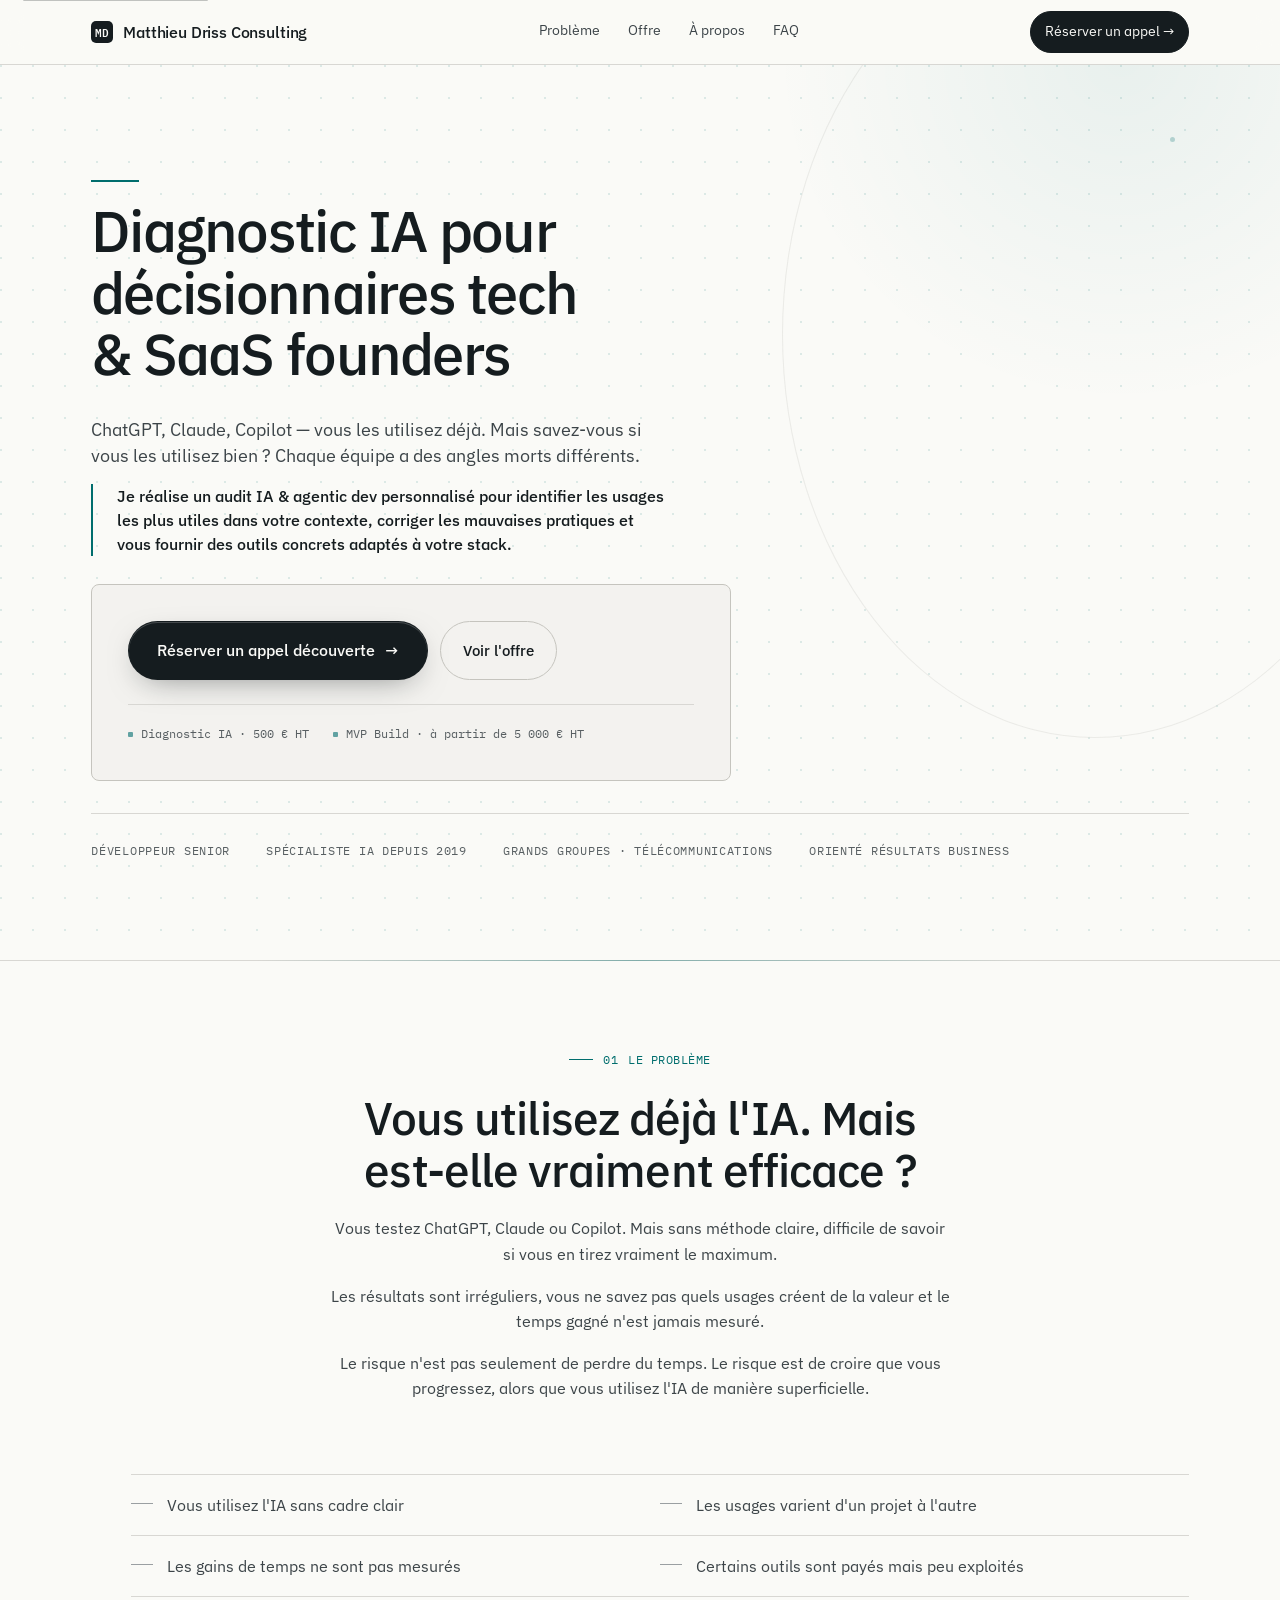
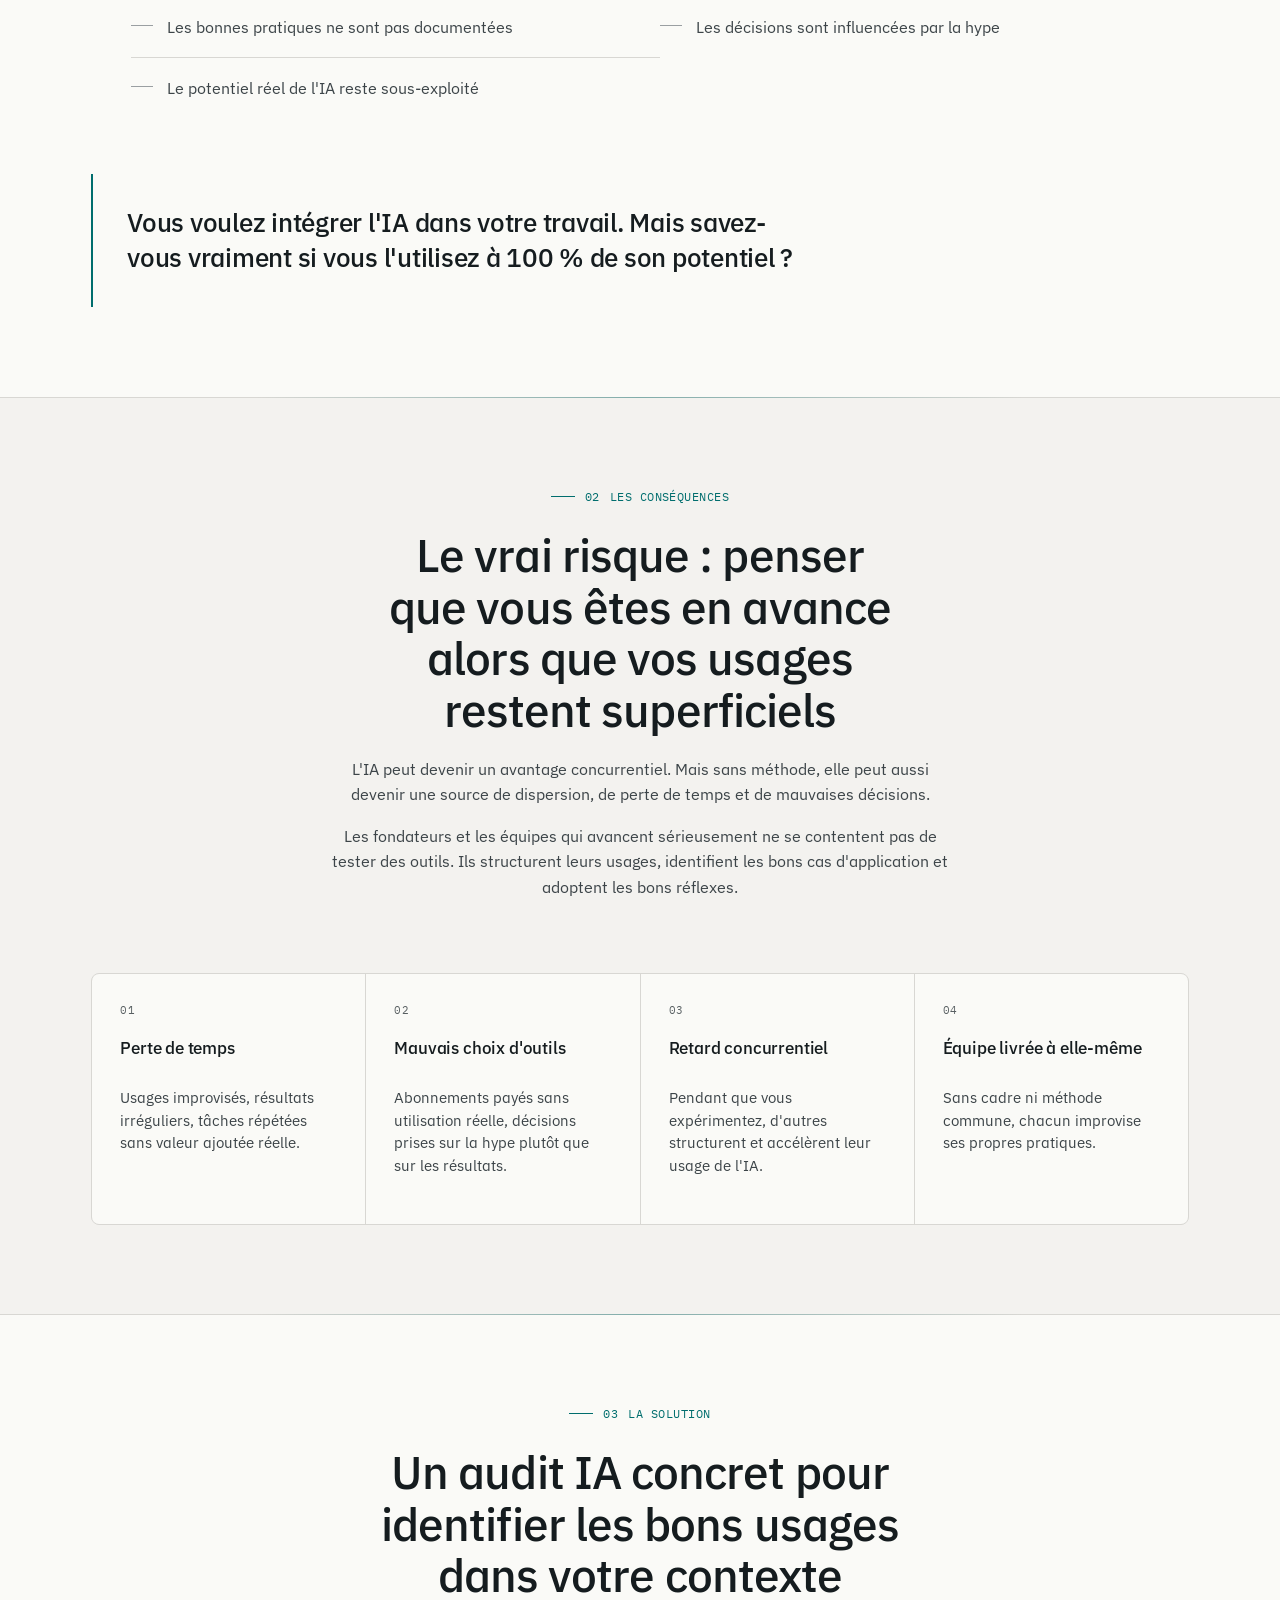
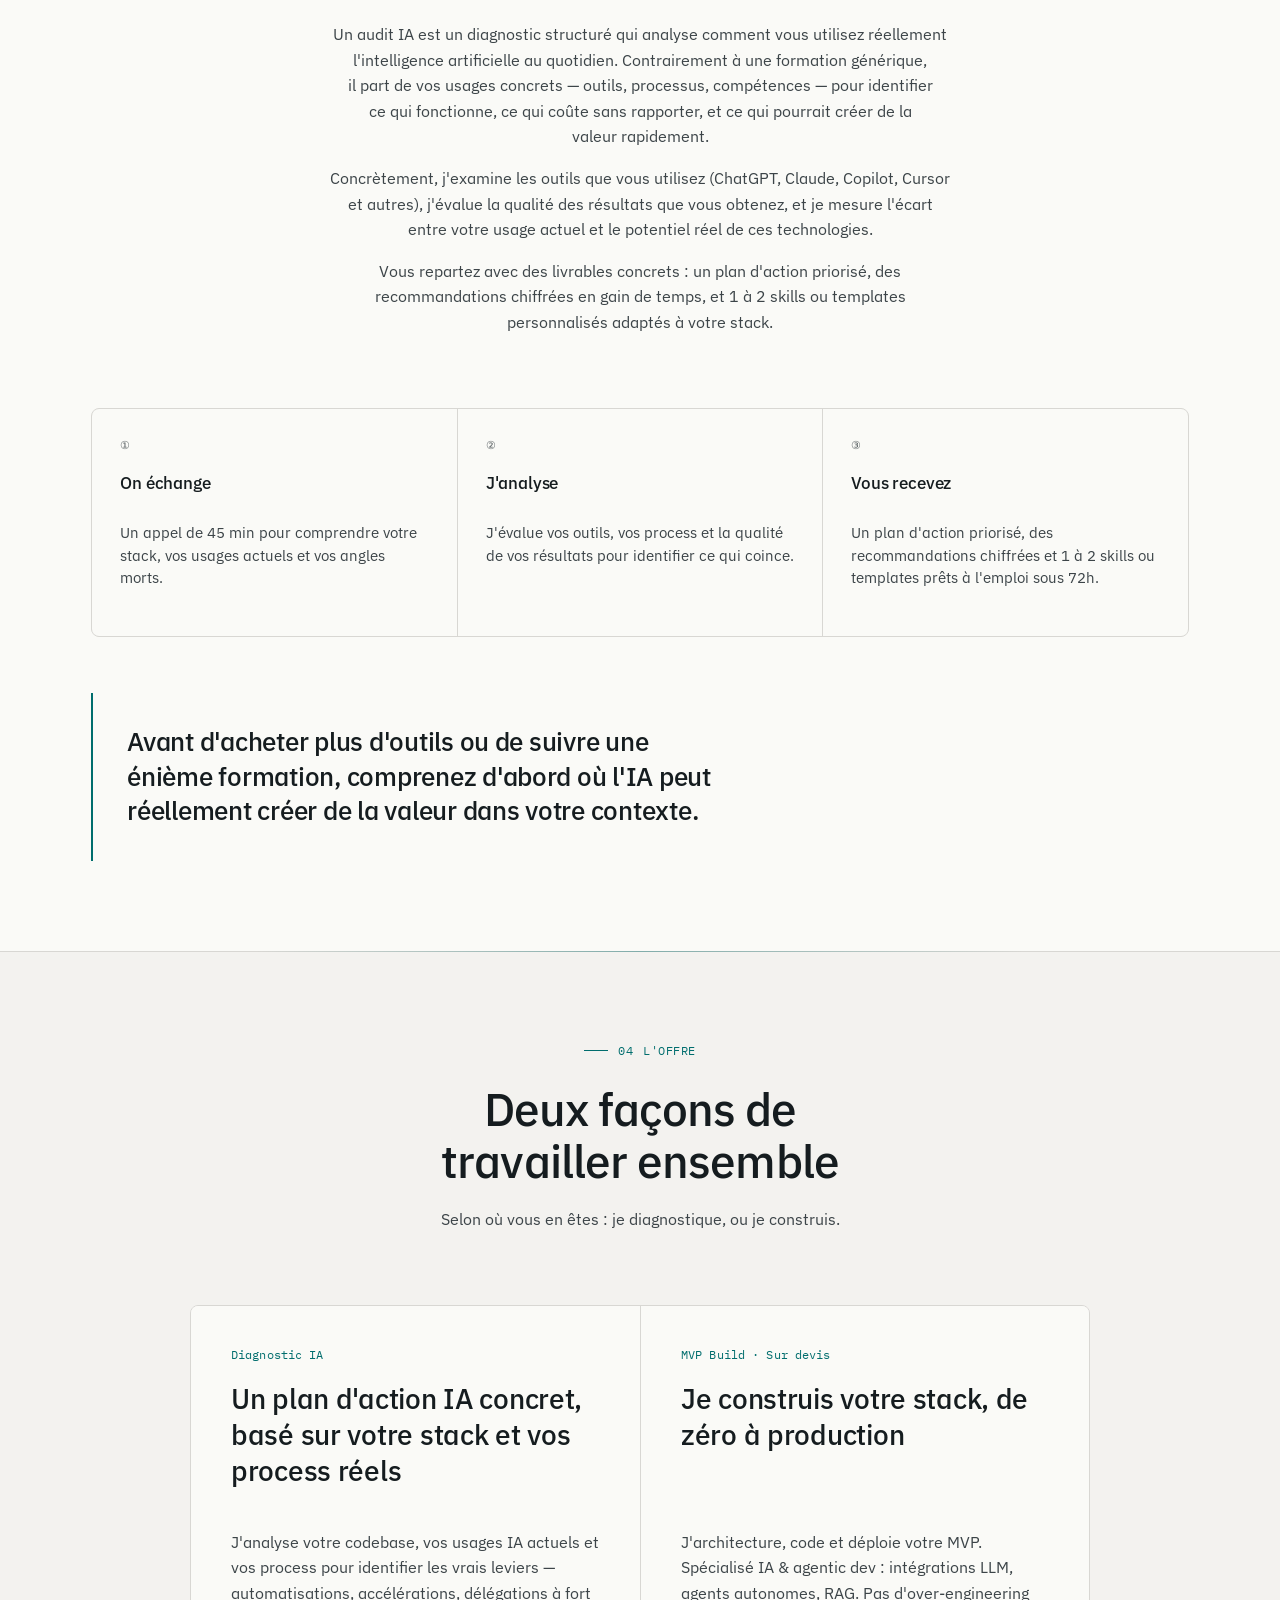
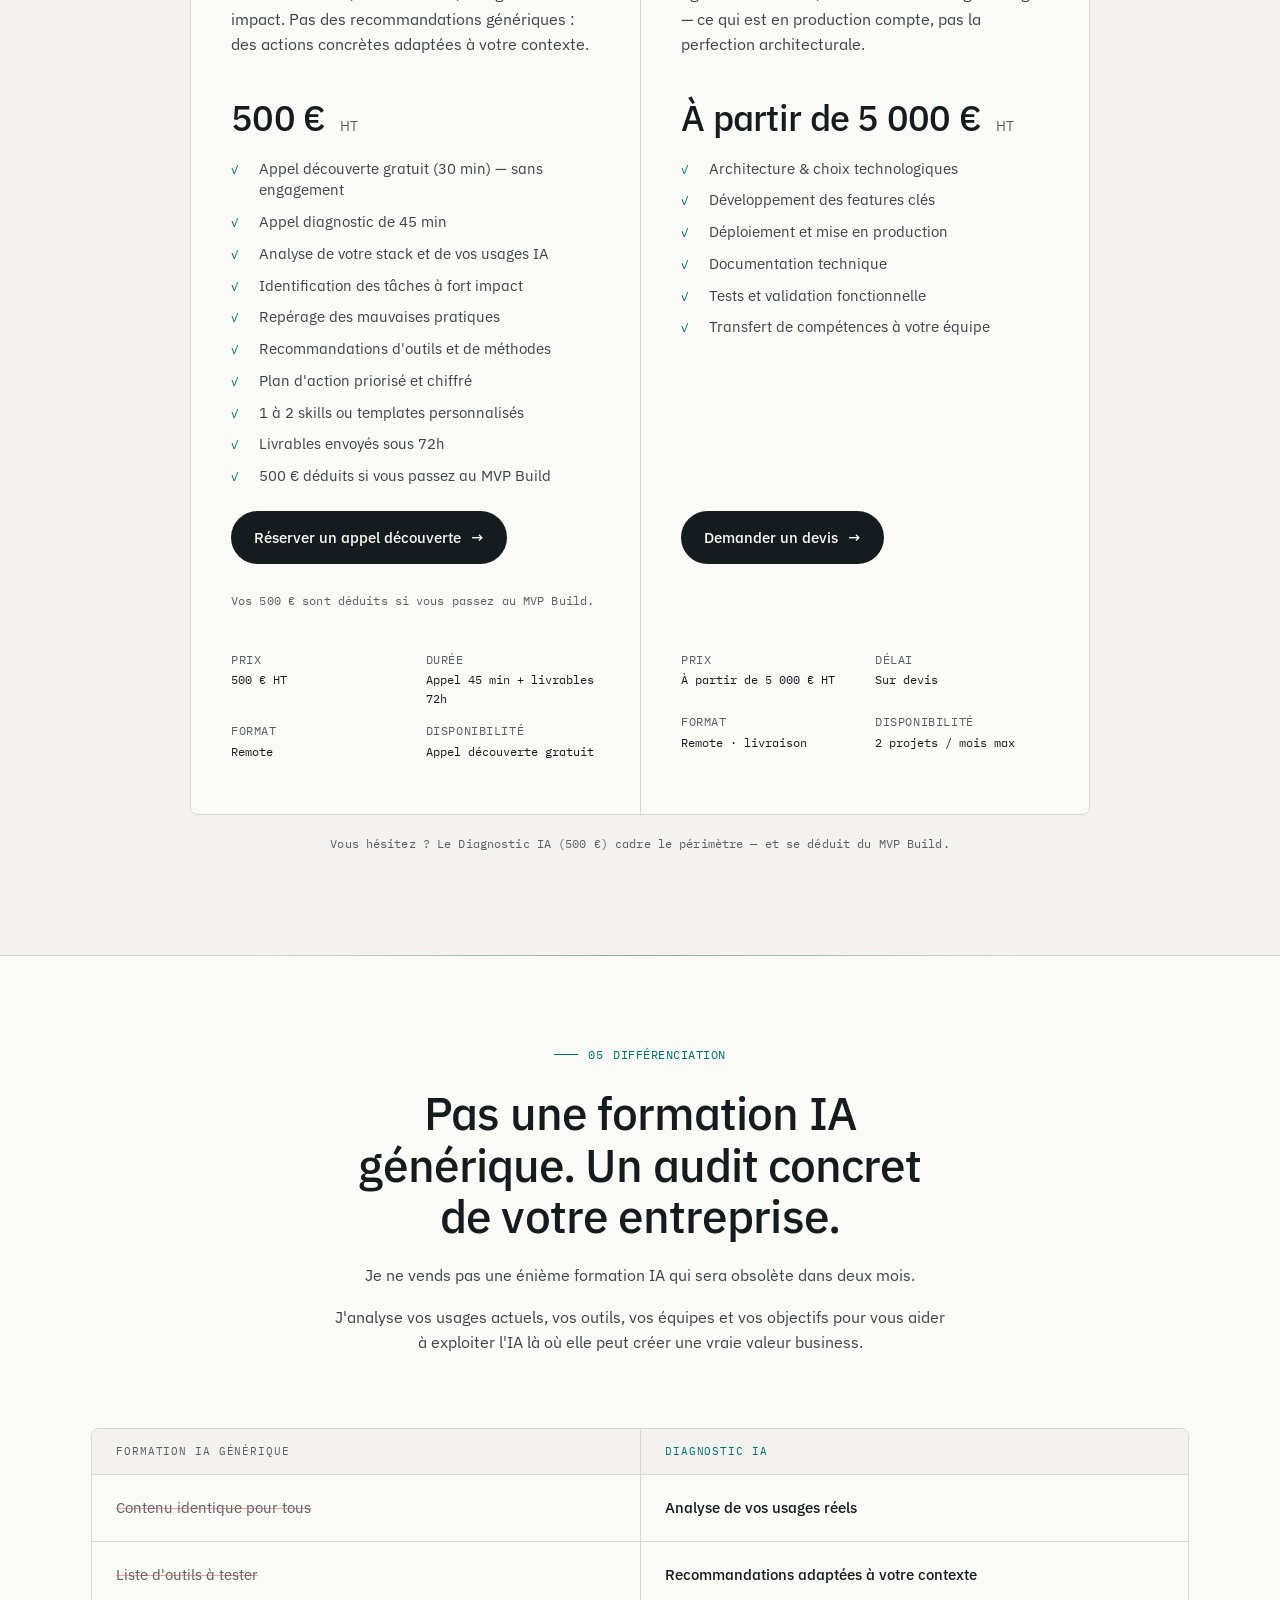
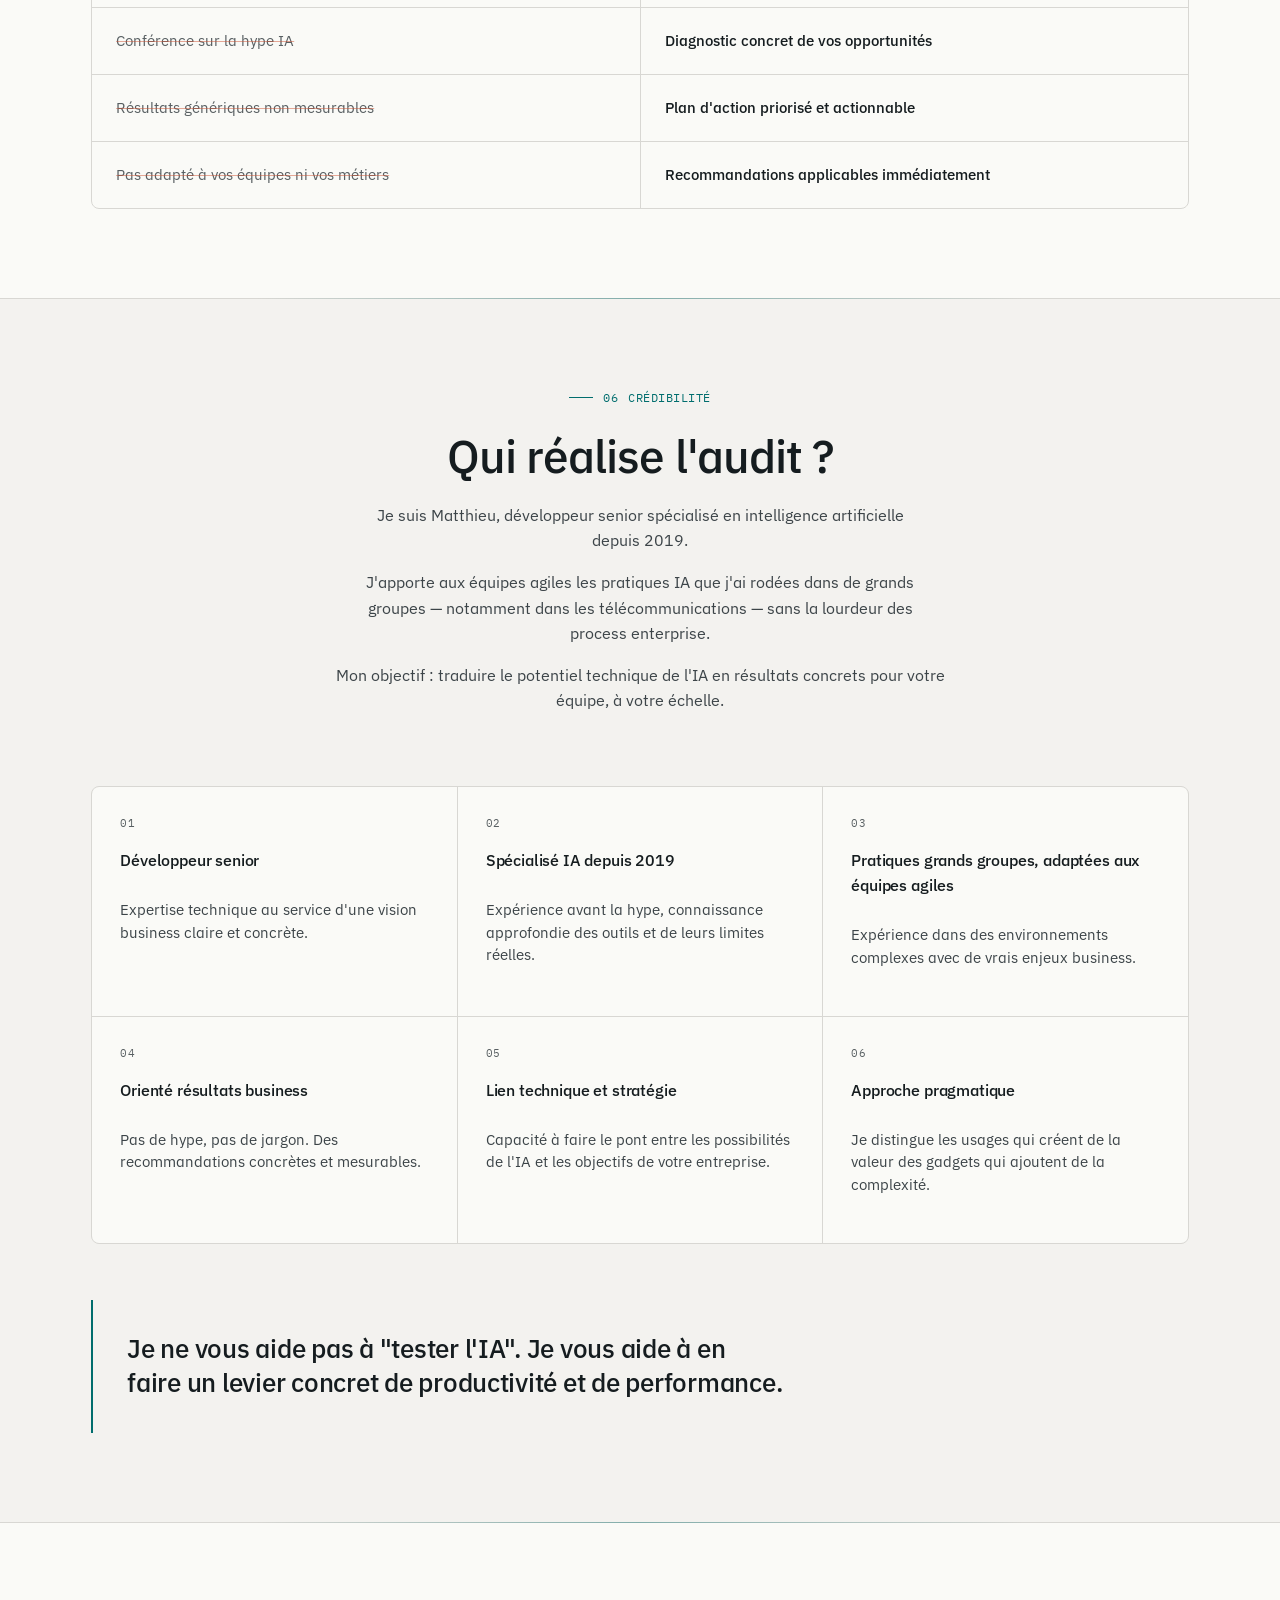
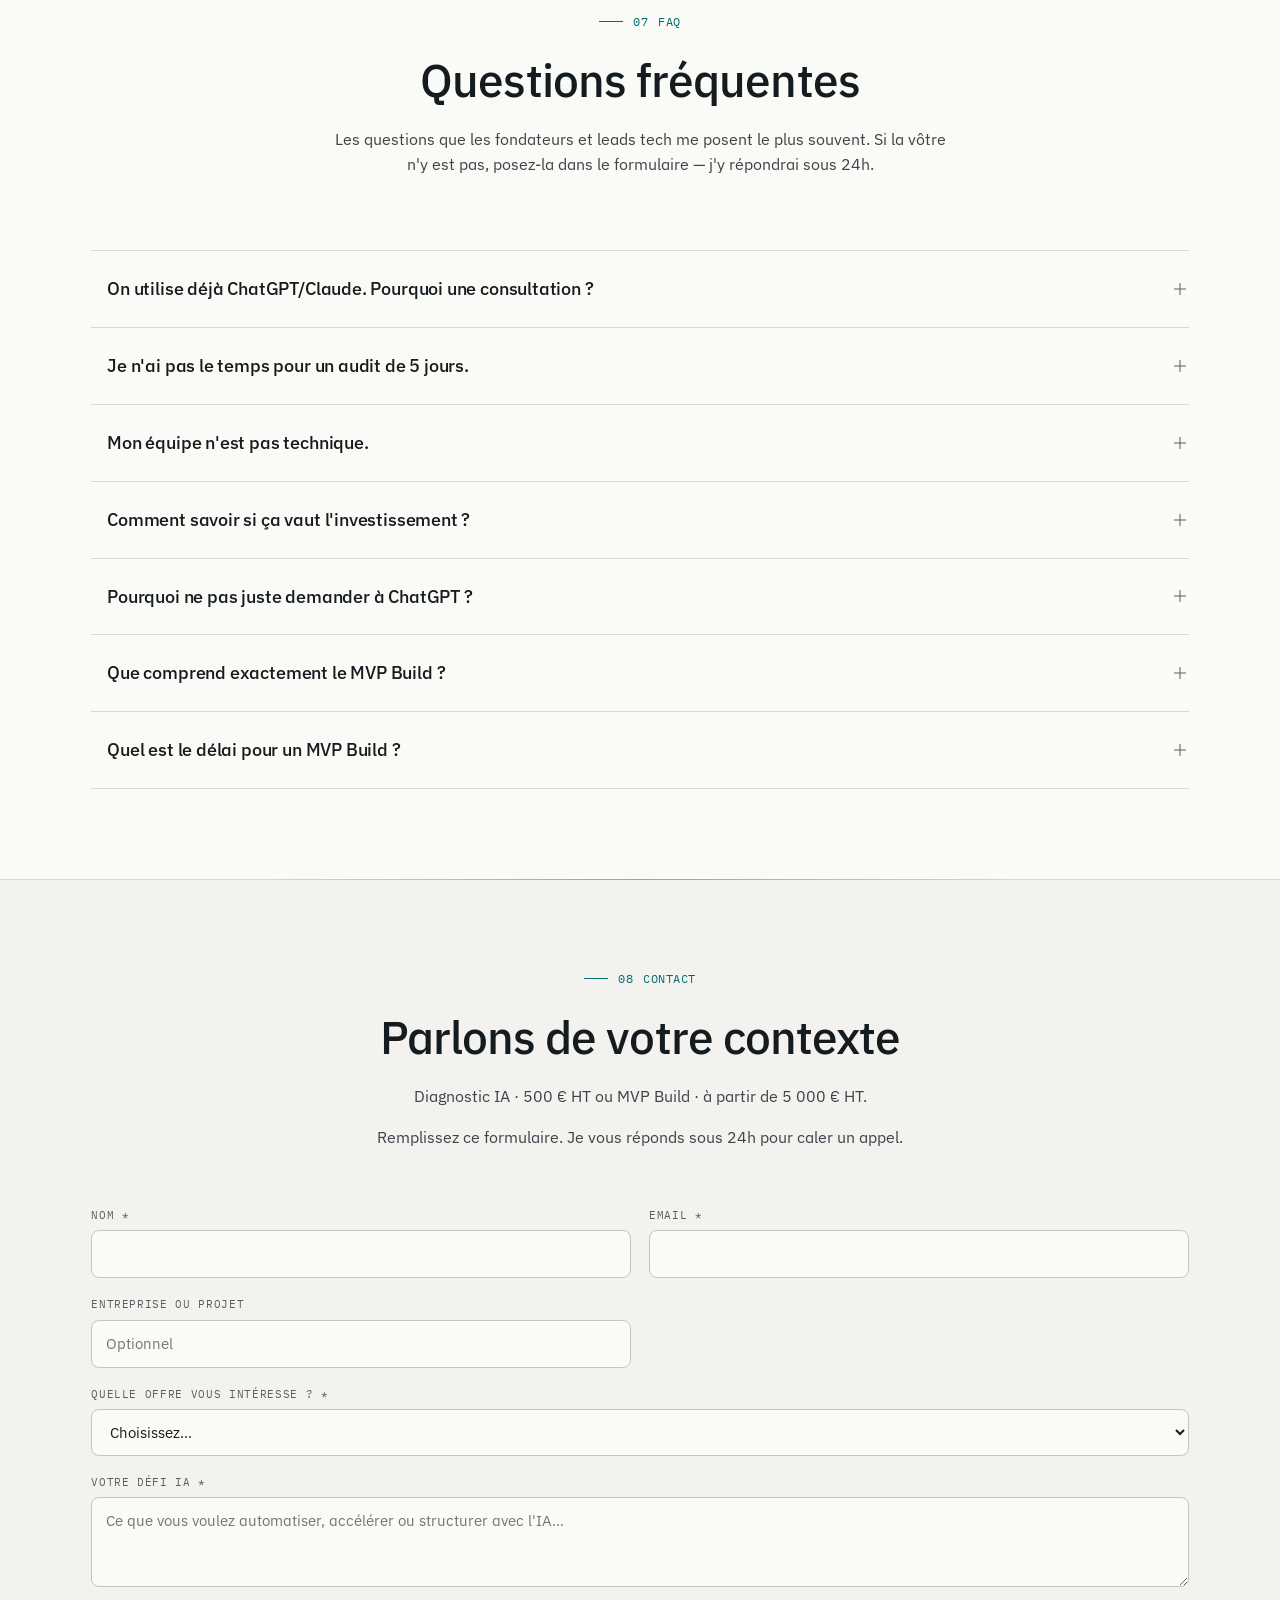
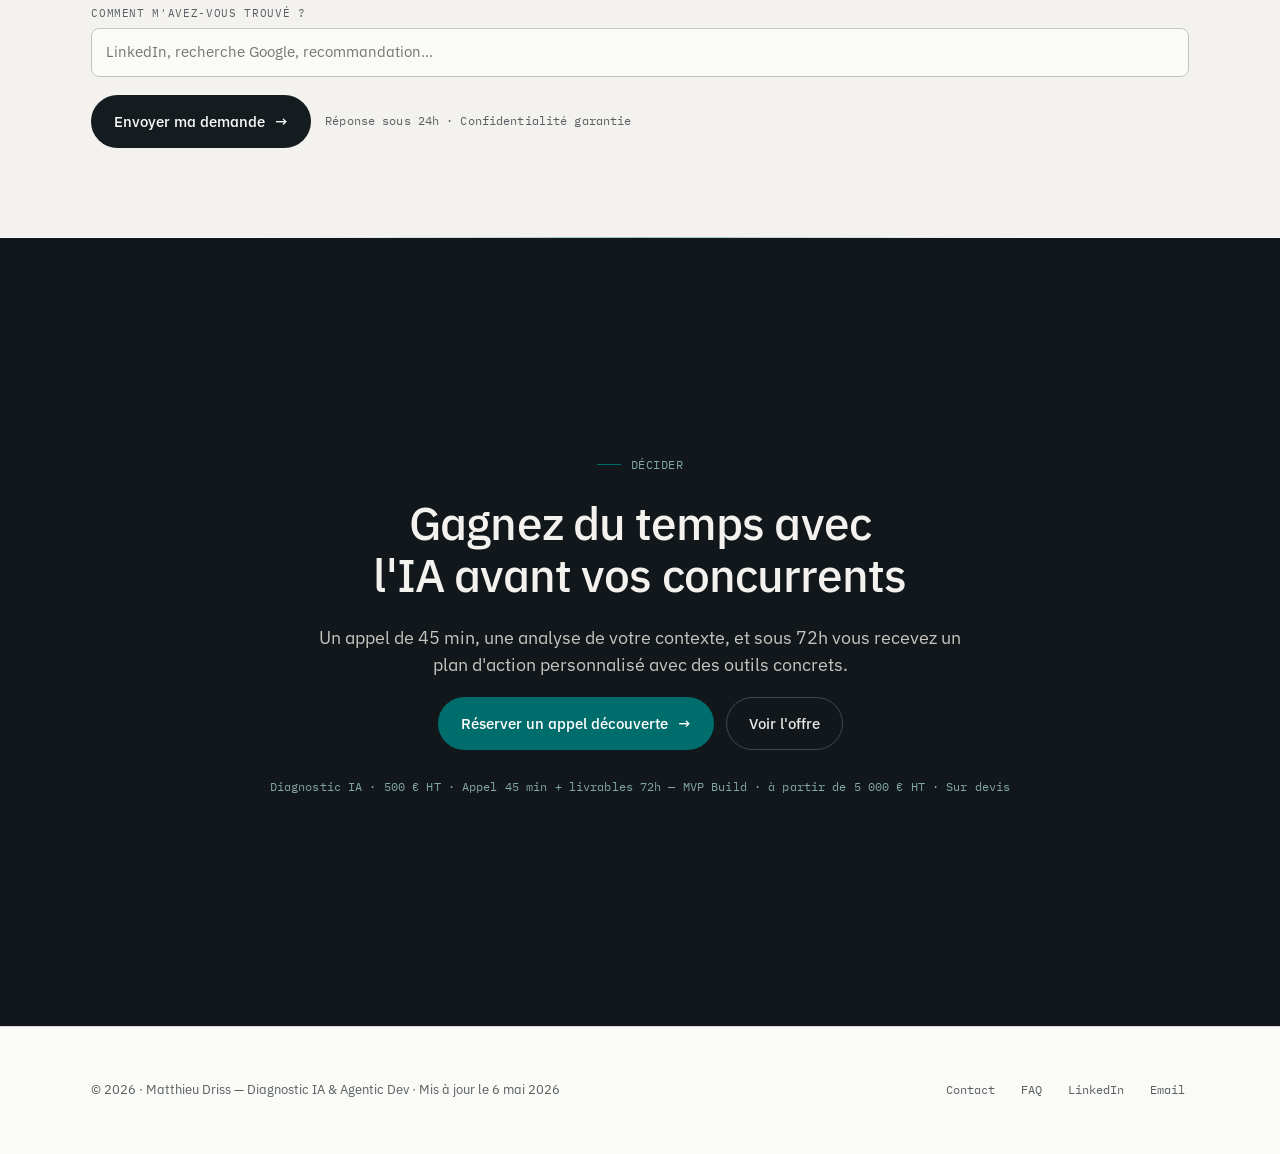
<file: index.html>
<!doctype html>
<html lang="fr">
    <head>
        <meta charset="utf-8" />
        <meta name="viewport" content="width=device-width,initial-scale=1" />
        <meta name="robots" content="index, follow" />
        <meta name="author" content="Matthieu Driss" />
        <meta name="theme-color" content="#0d1117" />
        <title>
            Audit IA & Agentic Dev — Diagnostic IA pour décisionnaires tech
        </title>
        <meta
            name="description"
            content="Diagnostic IA pour SaaS founders et décisionnaires tech — identifiez les leviers IA de votre stack et repartez avec un plan d'action concret."
        />
        <meta
            property="og:title"
            content="Audit IA & Agentic Dev — Diagnostic IA pour décisionnaires tech"
        />
        <meta
            property="og:description"
            content="Diagnostic IA pour SaaS founders et décisionnaires tech : identifiez les vrais leviers IA de votre stack et repartez avec un plan d'action concret."
        />
        <meta property="og:type" content="website" />
        <meta
            property="og:url"
            content="https://consulting.matthieu-driss.fr/"
        />
        <meta
            property="og:image"
            content="https://consulting.matthieu-driss.fr/og-image.png?v=2"
        />
        <meta property="og:image:width" content="1200" />
        <meta property="og:image:height" content="630" />
        <meta
            property="og:image:alt"
            content="Audit IA & Agentic Dev — Diagnostic IA 500€ HT · MVP Build à partir de 5 000€ HT"
        />
        <meta name="twitter:card" content="summary_large_image" />
        <meta
            name="twitter:image"
            content="https://consulting.matthieu-driss.fr/og-image.png?v=2"
        />
        <meta
            name="twitter:image:alt"
            content="Audit IA & Agentic Dev — Diagnostic IA 500€ HT · MVP Build à partir de 5 000€ HT"
        />
        <meta
            name="twitter:title"
            content="Audit IA & Agentic Dev — Diagnostic IA pour décisionnaires tech"
        />
        <meta
            name="twitter:description"
            content="Diagnostic IA pour SaaS founders et décisionnaires tech : identifiez les vrais leviers IA de votre stack et repartez avec un plan d'action concret."
        />
        <link rel="canonical" href="https://consulting.matthieu-driss.fr/" />
        <link rel="alternate" hreflang="fr" href="https://consulting.matthieu-driss.fr/" />
        <link rel="alternate" hreflang="x-default" href="https://consulting.matthieu-driss.fr/" />
        <link
            rel="sitemap"
            type="application/xml"
            href="https://consulting.matthieu-driss.fr/sitemap.xml"
        />
        <meta property="og:locale" content="fr_FR" />
        <meta property="og:site_name" content="Matthieu Driss Consulting" />
        <link
            rel="icon"
            type="image/svg+xml"
            href="data:image/svg+xml,%3Csvg xmlns='http://www.w3.org/2000/svg' viewBox='0 0 32 32'%3E%3Crect width='32' height='32' rx='6' fill='%23222'/%3E%3Ctext x='16' y='22' text-anchor='middle' font-family='monospace' font-size='16' font-weight='bold' fill='white'%3EMD%3C/text%3E%3C/svg%3E"
        />
        <link rel="preconnect" href="https://fonts.googleapis.com" />
        <link rel="preconnect" href="https://fonts.gstatic.com" crossorigin />
        <link
            rel="preload"
            href="https://fonts.googleapis.com/css2?family=IBM+Plex+Mono:wght@400;500&family=IBM+Plex+Sans:wght@400;500;600&display=swap"
            as="style"
            onload="
                this.onload = null;
                this.rel = 'stylesheet';
            "
        />
        <noscript
            ><link
                href="https://fonts.googleapis.com/css2?family=IBM+Plex+Mono:wght@400;500&family=IBM+Plex+Sans:wght@400;500;600&display=swap"
                rel="stylesheet"
        /></noscript>
        <link rel="stylesheet" href="styles.css" />
        <script type="application/ld+json">
            {
                "@context": "https://schema.org",
                "@type": "Organization",
                "name": "Matthieu Driss Consulting",
                "url": "https://consulting.matthieu-driss.fr",
                "description": "Diagnostic IA pour décisionnaires tech et SaaS founders : analyse codebase, plan d'action concret et outils sur mesure.",
                "founder": {
                    "@type": "Person",
                    "name": "Matthieu Driss",
                    "jobTitle": "Consultant IA & Développeur senior",
                    "url": "https://consulting.matthieu-driss.fr"
                },
                "sameAs": ["https://www.linkedin.com/in/matthieu-d/"],
                "logo": "https://consulting.matthieu-driss.fr/og-image.png",
                "image": "https://consulting.matthieu-driss.fr/og-image.png",
                "contactPoint": {
                    "@type": "ContactPoint",
                    "contactType": "Sales",
                    "email": "contact@matthieu-driss.fr",
                    "availableLanguage": ["French"]
                }
            }
        </script>
        <script type="application/ld+json">
            {
                "@context": "https://schema.org",
                "@type": "BreadcrumbList",
                "itemListElement": [
                    {
                        "@type": "ListItem",
                        "position": 1,
                        "name": "Accueil",
                        "item": "https://consulting.matthieu-driss.fr"
                    },
                    {
                        "@type": "ListItem",
                        "position": 2,
                        "name": "Audit IA & Agentic Dev",
                        "item": "https://consulting.matthieu-driss.fr#offre"
                    }
                ]
            }
        </script>
        <script type="application/ld+json">
            {
                "@context": "https://schema.org",
                "@type": "FAQPage",
                "mainEntity": [
                    {
                        "@type": "Question",
                        "name": "On utilise déjà ChatGPT/Claude. Pourquoi une consultation ?",
                        "acceptedAnswer": {
                            "@type": "Answer",
                            "text": "Utiliser un LLM ne signifie pas l'exploiter au maximum. La consultation identifie ce que vous pourriez automatiser, accélérer ou déléguer — mais que vous n'avez pas encore vu."
                        }
                    },
                    {
                        "@type": "Question",
                        "name": "Je n'ai pas le temps pour un audit de 5 jours.",
                        "acceptedAnswer": {
                            "@type": "Answer",
                            "text": "Justement — le format est pensé pour vous : 45 min d'appel + un document de recommandations livré sous 72h. Pas de réunion de cadrage, pas de rapport de 50 pages."
                        }
                    },
                    {
                        "@type": "Question",
                        "name": "Mon équipe n'est pas technique.",
                        "acceptedAnswer": {
                            "@type": "Answer",
                            "text": "Les meilleurs usages de Claude Code ou Cursor ne sont pas réservés aux développeurs. L'enjeu est de trouver les bons leviers pour votre contexte, pas d'embaucher une équipe ML."
                        }
                    },
                    {
                        "@type": "Question",
                        "name": "Comment savoir si ça vaut l'investissement ?",
                        "acceptedAnswer": {
                            "@type": "Answer",
                            "text": "Le premier échange est sans engagement. Si après l'appel vous n'avez pas identifié au moins un levier concret, vous ne payez rien. Et si le livrable ne vous donne pas un plan actionnable, je le retravaille gratuitement."
                        }
                    },
                    {
                        "@type": "Question",
                        "name": "Pourquoi ne pas juste demander à ChatGPT ?",
                        "acceptedAnswer": {
                            "@type": "Answer",
                            "text": "ChatGPT ne connaît pas votre codebase, votre stack, ni vos contraintes business. La consultation croise votre contexte réel avec une expertise IA qui va au-delà des suggestions génériques d'un LLM."
                        }
                    },
                    {
                        "@type": "Question",
                        "name": "Que comprend exactement le MVP Build ?",
                        "acceptedAnswer": {
                            "@type": "Answer",
                            "text": "Architecture, développement des features clés, déploiement et documentation. Pas un prototype — quelque chose qui tourne en production. Délai et prix sur devis selon le scope."
                        }
                    },
                    {
                        "@type": "Question",
                        "name": "Quel est le délai pour un MVP Build ?",
                        "acceptedAnswer": {
                            "@type": "Answer",
                            "text": "Entre 2 et 5 semaines selon le scope. Le Diagnostic IA (500 € HT) est le meilleur moyen de cadrer précisément le périmètre avant de s'engager sur un devis."
                        }
                    }
                ]
            }
        </script>
        <script type="application/ld+json">
            {
                "@context": "https://schema.org",
                "@type": "Service",
                "name": "Audit IA & Agentic Dev",
                "description": "Diagnostic IA pour décisionnaires tech et SaaS founders : analyse codebase, usages IA et process — plan d'action concret et outils sur mesure.",
                "provider": {
                    "@type": "Person",
                    "name": "Matthieu Driss",
                    "url": "https://consulting.matthieu-driss.fr",
                    "sameAs": "https://www.linkedin.com/in/matthieu-d/"
                },
                "serviceType": "Diagnostic IA",
                "areaServed": { "@type": "Country", "name": "France" },
                "hasOfferCatalog": {
                    "@type": "OfferCatalog",
                    "name": "Services IA",
                    "itemListElement": [
                        {
                            "@type": "Offer",
                            "name": "Diagnostic IA",
                            "price": 500,
                            "priceCurrency": "EUR",
                            "availability": "https://schema.org/InStock",
                            "description": "Diagnostic IA — 500 € HT. Analyse codebase, usages IA et process. Appel diagnostic 45 min + livrables sous 72h."
                        },
                        {
                            "@type": "Offer",
                            "name": "MVP Build",
                            "priceCurrency": "EUR",
                            "availability": "https://schema.org/LimitedAvailability",
                            "description": "Développement MVP complet — architecture, code et déploiement. À partir de 5 000 € HT. Sur devis."
                        }
                    ]
                }
            }
        </script>
    </head>
    <body data-density="compact">
        <a href="#main" class="skip-link">Aller au contenu principal</a>

        <nav class="nav" id="topnav">
            <div class="container nav__inner">
                <a href="#top" class="nav__brand">
                    <span class="nav__mark">MD</span>
                    <span>Matthieu Driss Consulting</span>
                </a>
                <div class="nav__links">
                    <a href="#probleme">Problème</a>
                    <a href="#offre">Offre</a>
                    <a href="#credibilite">À propos</a>
                    <a href="#faq">FAQ</a>
                </div>
                <button
                    class="nav__hamburger"
                    id="navToggle"
                    aria-label="Menu"
                    aria-expanded="false"
                >
                    <span></span><span></span><span></span>
                </button>
                <a class="nav__cta" href="#contact">Réserver un appel →</a>
            </div>
        </nav>

        <div class="scroll-progress" id="scrollProgress"></div>

        <main id="main">
            <!-- ═══ HERO ═══ -->
            <section class="hero hero--center" id="top">
                <!-- Subtle geometric accent — precision compass arc -->
                <div class="hero__geometry" aria-hidden="true"></div>

                <div class="container">
                    <div class="hero__center">
                        <h1 class="h1 hero__title">
                            Diagnostic IA pour décisionnaires tech &amp; SaaS
                            founders
                        </h1>

                        <div class="hero__body">
                            <p class="lead hero__lead">
                                ChatGPT, Claude, Copilot — vous les utilisez
                                déjà. Mais savez-vous si vous les utilisez bien
                                ? Chaque équipe a des angles morts différents.
                            </p>
                            <p class="lead hero__lead hero__lead--emphasis">
                                Je réalise un audit IA &amp; agentic dev
                                personnalisé pour identifier les usages les plus
                                utiles dans votre contexte, corriger les
                                mauvaises pratiques et vous fournir des outils
                                concrets adaptés à votre stack.
                            </p>
                        </div>

                        <div class="hero__action-card">
                            <div class="hero__ctas">
                                <a class="btn btn--primary" href="#contact"
                                    >Réserver un appel découverte
                                    <span class="arrow">→</span></a
                                >
                                <a class="btn btn--ghost" href="#offre"
                                    >Voir l'offre</a
                                >
                            </div>
                            <div class="hero__meta">
                                <span class="hero__meta-item"
                                    >Diagnostic IA · 500&nbsp;€&nbsp;HT</span
                                >
                                <span class="hero__meta-item"
                                    >MVP Build · à partir de
                                    5&nbsp;000&nbsp;€&nbsp;HT</span
                                >
                            </div>
                        </div>

                        <div class="hero__cred">
                            <span class="hero__cred-item"
                                >Développeur senior</span
                            >
                            <span class="hero__cred-item"
                                >Spécialiste IA depuis 2019</span
                            >
                            <span class="hero__cred-item"
                                >Grands groupes · Télécommunications</span
                            >
                            <span class="hero__cred-item"
                                >Orienté résultats business</span
                            >
                        </div>
                    </div>
                </div>
            </section>

            <!-- ═══ PROBLEM ═══ -->
            <section class="section" id="probleme">
                <div class="container">
                    <div class="sec-head">
                        <div>
                            <div class="eyebrow">
                                <span>01</span> <span>Le problème</span>
                            </div>
                            <h2 class="h2">
                                Vous utilisez déjà l'IA. Mais est-elle vraiment
                                efficace&nbsp;?
                            </h2>
                        </div>
                        <div class="sec-head__intro body">
                            <p>
                                Vous testez ChatGPT, Claude ou Copilot. Mais
                                sans méthode claire, difficile de savoir si vous
                                en tirez vraiment le maximum.
                            </p>
                            <p>
                                Les résultats sont irréguliers, vous ne savez
                                pas quels usages créent de la valeur et le temps
                                gagné n'est jamais mesuré.
                            </p>
                            <p>
                                Le risque n'est pas seulement de perdre du
                                temps. Le risque est de croire que vous
                                progressez, alors que vous utilisez l'IA de
                                manière superficielle.
                            </p>
                        </div>
                    </div>
                    <ul class="pain-list">
                        <li>Vous utilisez l'IA sans cadre clair</li>
                        <li>Les usages varient d'un projet à l'autre</li>
                        <li>Les gains de temps ne sont pas mesurés</li>
                        <li>Certains outils sont payés mais peu exploités</li>
                        <li>Les bonnes pratiques ne sont pas documentées</li>
                        <li>Les décisions sont influencées par la hype</li>
                        <li>Le potentiel réel de l'IA reste sous-exploité</li>
                    </ul>
                    <div class="impact">
                        Vous voulez intégrer l'IA dans votre travail. Mais
                        savez-vous vraiment si vous l'utilisez à 100&nbsp;% de
                        son potentiel&nbsp;?
                    </div>
                </div>
            </section>

            <!-- ═══ CONSEQUENCES ═══ -->
            <section class="section section--alt" id="consequences">
                <div class="container">
                    <div class="sec-head">
                        <div>
                            <div class="eyebrow">
                                <span>02</span>
                                <span>Les conséquences</span>
                            </div>
                            <h2 class="h2">
                                Le vrai risque&nbsp;: penser que vous êtes en
                                avance alors que vos usages restent superficiels
                            </h2>
                        </div>
                        <div class="sec-head__intro body">
                            <p>
                                L'IA peut devenir un avantage concurrentiel.
                                Mais sans méthode, elle peut aussi devenir une
                                source de dispersion, de perte de temps et de
                                mauvaises décisions.
                            </p>
                            <p>
                                Les fondateurs et les équipes qui avancent
                                sérieusement ne se contentent pas de tester des
                                outils. Ils structurent leurs usages,
                                identifient les bons cas d'application et
                                adoptent les bons réflexes.
                            </p>
                        </div>
                    </div>
                    <div class="grid grid--4">
                        <div class="cell">
                            <div class="cell__num">01</div>
                            <h3 class="cell__title">Perte de temps</h3>
                            <p class="cell__body">
                                Usages improvisés, résultats irréguliers, tâches
                                répétées sans valeur ajoutée réelle.
                            </p>
                        </div>
                        <div class="cell">
                            <div class="cell__num">02</div>
                            <h3 class="cell__title">Mauvais choix d'outils</h3>
                            <p class="cell__body">
                                Abonnements payés sans utilisation réelle,
                                décisions prises sur la hype plutôt que sur les
                                résultats.
                            </p>
                        </div>
                        <div class="cell">
                            <div class="cell__num">03</div>
                            <h3 class="cell__title">Retard concurrentiel</h3>
                            <p class="cell__body">
                                Pendant que vous expérimentez, d'autres
                                structurent et accélèrent leur usage de l'IA.
                            </p>
                        </div>
                        <div class="cell">
                            <div class="cell__num">04</div>
                            <h3 class="cell__title">
                                Équipe livrée à elle-même
                            </h3>
                            <p class="cell__body">
                                Sans cadre ni méthode commune, chacun improvise
                                ses propres pratiques.
                            </p>
                        </div>
                    </div>
                </div>
            </section>

            <!-- ═══ SOLUTION ═══ -->
            <section class="section" id="solution">
                <div class="container">
                    <div class="sec-head">
                        <div>
                            <div class="eyebrow">
                                <span>03</span> <span>La solution</span>
                            </div>
                            <h2 class="h2">
                                Un audit IA concret pour identifier les bons
                                usages dans votre contexte
                            </h2>
                        </div>
                        <div class="sec-head__intro body">
                            <p>
                                Un audit IA est un diagnostic structuré qui
                                analyse comment vous utilisez réellement
                                l'intelligence artificielle au quotidien.
                                Contrairement à une formation générique, il part
                                de vos usages concrets — outils, processus,
                                compétences — pour identifier ce qui fonctionne,
                                ce qui coûte sans rapporter, et ce qui pourrait
                                créer de la valeur rapidement.
                            </p>
                            <p>
                                Concrètement, j'examine les outils que vous
                                utilisez (ChatGPT, Claude, Copilot, Cursor et
                                autres), j'évalue la qualité des résultats que
                                vous obtenez, et je mesure l'écart entre votre
                                usage actuel et le potentiel réel de ces
                                technologies.
                            </p>
                            <p>
                                Vous repartez avec des livrables concrets : un
                                plan d'action priorisé, des recommandations
                                chiffrées en gain de temps, et 1 à 2 skills ou
                                templates personnalisés adaptés à votre stack.
                            </p>
                        </div>
                    </div>
                    <div class="grid grid--3">
                        <div class="cell">
                            <div class="cell__num">①</div>
                            <h3 class="cell__title">On échange</h3>
                            <p class="cell__body">
                                Un appel de 45 min pour comprendre votre stack,
                                vos usages actuels et vos angles morts.
                            </p>
                        </div>
                        <div class="cell">
                            <div class="cell__num">②</div>
                            <h3 class="cell__title">J'analyse</h3>
                            <p class="cell__body">
                                J'évalue vos outils, vos process et la qualité
                                de vos résultats pour identifier ce qui coince.
                            </p>
                        </div>
                        <div class="cell">
                            <div class="cell__num">③</div>
                            <h3 class="cell__title">Vous recevez</h3>
                            <p class="cell__body">
                                Un plan d'action priorisé, des recommandations
                                chiffrées et 1 à 2 skills ou templates prêts à
                                l'emploi sous 72h.
                            </p>
                        </div>
                    </div>
                    <div class="impact">
                        Avant d'acheter plus d'outils ou de suivre une énième
                        formation, comprenez d'abord où l'IA peut réellement
                        créer de la valeur dans votre contexte.
                    </div>
                </div>
            </section>

            <!-- ═══ OFFER ═══ -->
            <section class="section section--alt" id="offre">
                <div class="container">
                    <div class="sec-head">
                        <div>
                            <div class="eyebrow">
                                <span>04</span> <span>L'offre</span>
                            </div>
                            <h2 class="h2">
                                Deux façons de travailler ensemble
                            </h2>
                        </div>
                        <div class="sec-head__intro body">
                            <p>
                                Selon où vous en êtes : je diagnostique, ou je
                                construis.
                            </p>
                        </div>
                    </div>
                    <div class="pricing">
                        <div class="pricing__main">
                            <div class="mono" style="color: var(--accent)">
                                Diagnostic IA
                            </div>
                            <h3 class="h3" style="font-size: 28px">
                                Un plan d'action IA concret, basé sur votre
                                stack et vos process réels
                            </h3>
                            <p class="body">
                                J'analyse votre codebase, vos usages IA actuels
                                et vos process pour identifier les vrais leviers
                                — automatisations, accélérations, délégations à
                                fort impact. Pas des recommandations génériques
                                : des actions concrètes adaptées à votre
                                contexte.
                            </p>
                            <div class="pricing__price">
                                500&nbsp;€
                                <small>HT</small>
                            </div>
                            <ul class="pricing__list">
                                <li>
                                    Appel découverte gratuit (30 min) — sans
                                    engagement
                                </li>
                                <li>Appel diagnostic de 45 min</li>
                                <li>
                                    Analyse de votre stack et de vos usages IA
                                </li>
                                <li>Identification des tâches à fort impact</li>
                                <li>Repérage des mauvaises pratiques</li>
                                <li>Recommandations d'outils et de méthodes</li>
                                <li>Plan d'action priorisé et chiffré</li>
                                <li>1 à 2 skills ou templates personnalisés</li>
                                <li>Livrables envoyés sous 72h</li>
                                <li>
                                    500 € déduits si vous passez au MVP Build
                                </li>
                            </ul>
                            <a class="btn btn--primary" href="#contact"
                                >Réserver un appel découverte
                                <span class="arrow">→</span></a
                            >
                            <p class="mono" style="color: var(--ink-3)">
                                Vos 500 € sont déduits si vous passez au MVP
                                Build.
                            </p>
                            <dl class="pricing__meta">
                                <div>
                                    <dt>Prix</dt>
                                    <dd>500&nbsp;€ HT</dd>
                                </div>
                                <div>
                                    <dt>Durée</dt>
                                    <dd>Appel 45 min + livrables 72h</dd>
                                </div>
                                <div>
                                    <dt>Format</dt>
                                    <dd>Remote</dd>
                                </div>
                                <div>
                                    <dt>Disponibilité</dt>
                                    <dd>Appel découverte gratuit</dd>
                                </div>
                            </dl>
                        </div>
                        <div class="pricing__alt">
                            <div class="mono" style="color: var(--accent)">
                                MVP Build · Sur devis
                            </div>
                            <h3 class="h3" style="font-size: 28px">
                                Je construis votre stack, de zéro à production
                            </h3>
                            <p class="body">
                                J'architecture, code et déploie votre MVP.
                                Spécialisé IA &amp; agentic dev : intégrations
                                LLM, agents autonomes, RAG. Pas
                                d'over-engineering — ce qui est en production
                                compte, pas la perfection architecturale.
                            </p>
                            <div class="pricing__price">
                                À partir de 5&nbsp;000&nbsp;€
                                <small>HT</small>
                            </div>
                            <ul class="pricing__list">
                                <li>Architecture & choix technologiques</li>
                                <li>Développement des features clés</li>
                                <li>Déploiement et mise en production</li>
                                <li>Documentation technique</li>
                                <li>Tests et validation fonctionnelle</li>
                                <li>Transfert de compétences à votre équipe</li>
                            </ul>
                            <a class="btn btn--primary" href="#contact"
                                >Demander un devis
                                <span class="arrow">→</span></a
                            >
                            <div aria-hidden="true"></div>
                            <dl class="pricing__meta">
                                <div>
                                    <dt>Prix</dt>
                                    <dd>À partir de 5&nbsp;000&nbsp;€ HT</dd>
                                </div>
                                <div>
                                    <dt>Délai</dt>
                                    <dd>Sur devis</dd>
                                </div>
                                <div>
                                    <dt>Format</dt>
                                    <dd>Remote · livraison</dd>
                                </div>
                                <div>
                                    <dt>Disponibilité</dt>
                                    <dd>2 projets / mois max</dd>
                                </div>
                            </dl>
                        </div>
                    </div>
                    <p
                        class="mono"
                        style="
                            color: var(--ink-3);
                            margin-top: 20px;
                            text-align: center;
                        "
                    >
                        Vous hésitez ? Le Diagnostic IA (500 €) cadre le
                        périmètre — et se déduit du MVP Build.
                    </p>
                </div>
            </section>

            <!-- ═══ DIFFERENTIATION ═══ -->
            <section class="section" id="differentiation">
                <div class="container">
                    <div class="sec-head">
                        <div>
                            <div class="eyebrow">
                                <span>05</span>
                                <span>Différenciation</span>
                            </div>
                            <h2 class="h2">
                                Pas une formation IA générique. Un audit concret
                                de votre entreprise.
                            </h2>
                        </div>
                        <div class="sec-head__intro body">
                            <p>
                                Je ne vends pas une énième formation IA qui sera
                                obsolète dans deux mois.
                            </p>
                            <p>
                                J'analyse vos usages actuels, vos outils, vos
                                équipes et vos objectifs pour vous aider à
                                exploiter l'IA là où elle peut créer une vraie
                                valeur business.
                            </p>
                        </div>
                    </div>
                    <div class="compare">
                        <div class="compare__head">
                            <div>Formation IA générique</div>
                            <div>Diagnostic IA</div>
                        </div>
                        <div class="compare__row">
                            <div>Contenu identique pour tous</div>
                            <div>Analyse de vos usages réels</div>
                        </div>
                        <div class="compare__row">
                            <div>Liste d'outils à tester</div>
                            <div>Recommandations adaptées à votre contexte</div>
                        </div>
                        <div class="compare__row">
                            <div>Conférence sur la hype IA</div>
                            <div>Diagnostic concret de vos opportunités</div>
                        </div>
                        <div class="compare__row">
                            <div>Résultats génériques non mesurables</div>
                            <div>Plan d'action priorisé et actionnable</div>
                        </div>
                        <div class="compare__row">
                            <div>Pas adapté à vos équipes ni vos métiers</div>
                            <div>Recommandations applicables immédiatement</div>
                        </div>
                    </div>
                </div>
            </section>

            <!-- ═══ CREDIBILITY ═══ -->
            <section class="section section--alt" id="credibilite">
                <div class="container">
                    <div class="sec-head">
                        <div>
                            <div class="eyebrow">
                                <span>06</span> <span>Crédibilité</span>
                            </div>
                            <h2 class="h2">Qui réalise l'audit&nbsp;?</h2>
                        </div>
                        <div class="sec-head__intro body">
                            <p>
                                Je suis Matthieu, développeur senior spécialisé
                                en intelligence artificielle depuis 2019.
                            </p>
                            <p>
                                J'apporte aux équipes agiles les pratiques IA
                                que j'ai rodées dans de grands groupes —
                                notamment dans les télécommunications — sans la
                                lourdeur des process enterprise.
                            </p>
                            <p>
                                Mon objectif : traduire le potentiel technique
                                de l'IA en résultats concrets pour votre équipe,
                                à votre échelle.
                            </p>
                        </div>
                    </div>
                    <div class="grid grid--3" style="margin-bottom: 40px">
                        <div class="cell">
                            <div class="cell__num">01</div>
                            <h3 class="cell__title" style="font-size: 16px">
                                Développeur senior
                            </h3>
                            <p class="cell__body">
                                Expertise technique au service d'une vision
                                business claire et concrète.
                            </p>
                        </div>
                        <div class="cell">
                            <div class="cell__num">02</div>
                            <h3 class="cell__title" style="font-size: 16px">
                                Spécialisé IA depuis 2019
                            </h3>
                            <p class="cell__body">
                                Expérience avant la hype, connaissance
                                approfondie des outils et de leurs limites
                                réelles.
                            </p>
                        </div>
                        <div class="cell">
                            <div class="cell__num">03</div>
                            <h3 class="cell__title" style="font-size: 16px">
                                Pratiques grands groupes, adaptées aux équipes
                                agiles
                            </h3>
                            <p class="cell__body">
                                Expérience dans des environnements complexes
                                avec de vrais enjeux business.
                            </p>
                        </div>
                        <div class="cell">
                            <div class="cell__num">04</div>
                            <h3 class="cell__title" style="font-size: 16px">
                                Orienté résultats business
                            </h3>
                            <p class="cell__body">
                                Pas de hype, pas de jargon. Des recommandations
                                concrètes et mesurables.
                            </p>
                        </div>
                        <div class="cell">
                            <div class="cell__num">05</div>
                            <h3 class="cell__title" style="font-size: 16px">
                                Lien technique et stratégie
                            </h3>
                            <p class="cell__body">
                                Capacité à faire le pont entre les possibilités
                                de l'IA et les objectifs de votre entreprise.
                            </p>
                        </div>
                        <div class="cell">
                            <div class="cell__num">06</div>
                            <h3 class="cell__title" style="font-size: 16px">
                                Approche pragmatique
                            </h3>
                            <p class="cell__body">
                                Je distingue les usages qui créent de la valeur
                                des gadgets qui ajoutent de la complexité.
                            </p>
                        </div>
                    </div>
                    <div class="impact">
                        Je ne vous aide pas à "tester l'IA". Je vous aide à en
                        faire un levier concret de productivité et de
                        performance.
                    </div>
                </div>
            </section>

            <!-- ═══ FAQ ═══ -->
            <section class="section" id="faq">
                <div class="container">
                    <div class="sec-head">
                        <div>
                            <div class="eyebrow">
                                <span>07</span> <span>FAQ</span>
                            </div>
                            <h2 class="h2">Questions fréquentes</h2>
                        </div>
                        <div class="sec-head__intro body">
                            <p>
                                Les questions que les fondateurs et leads tech
                                me posent le plus souvent. Si la vôtre n'y est
                                pas, posez-la dans le formulaire — j'y répondrai
                                sous 24h.
                            </p>
                        </div>
                    </div>
                    <div class="faq">
                        <div class="faq__item">
                            <button class="faq__q">
                                <span
                                    >On utilise déjà ChatGPT/Claude. Pourquoi
                                    une consultation ?</span
                                ><span class="plus" aria-hidden></span>
                            </button>
                            <div class="faq__a">
                                <div>
                                    Utiliser un LLM ne signifie pas l'exploiter
                                    au maximum. La consultation identifie ce que
                                    vous pourriez automatiser, accélérer ou
                                    déléguer — mais que vous n'avez pas encore
                                    vu.
                                </div>
                            </div>
                        </div>
                        <div class="faq__item">
                            <button class="faq__q">
                                <span
                                    >Je n'ai pas le temps pour un audit de 5
                                    jours.</span
                                ><span class="plus" aria-hidden></span>
                            </button>
                            <div class="faq__a">
                                <div>
                                    Justement — le format est pensé pour vous :
                                    45 min d'appel + un document de
                                    recommandations livré sous 72h. Pas de
                                    réunion de cadrage, pas de rapport de 50
                                    pages.
                                </div>
                            </div>
                        </div>
                        <div class="faq__item">
                            <button class="faq__q">
                                <span>Mon équipe n'est pas technique.</span
                                ><span class="plus" aria-hidden></span>
                            </button>
                            <div class="faq__a">
                                <div>
                                    Les meilleurs usages de Claude Code ou
                                    Cursor ne sont pas réservés aux
                                    développeurs. L'enjeu est de trouver les
                                    bons leviers pour votre contexte, pas
                                    d'embaucher une équipe ML.
                                </div>
                            </div>
                        </div>
                        <div class="faq__item">
                            <button class="faq__q">
                                <span
                                    >Comment savoir si ça vaut l'investissement
                                    ?</span
                                ><span class="plus" aria-hidden></span>
                            </button>
                            <div class="faq__a">
                                <div>
                                    Le premier échange est sans engagement. Si
                                    après l'appel vous n'avez pas identifié au
                                    moins un levier concret, vous ne payez rien.
                                    Et si le livrable ne vous donne pas un plan
                                    actionnable, je le retravaille gratuitement.
                                </div>
                            </div>
                        </div>
                        <div class="faq__item">
                            <button class="faq__q">
                                <span
                                    >Pourquoi ne pas juste demander à ChatGPT
                                    ?</span
                                ><span class="plus" aria-hidden></span>
                            </button>
                            <div class="faq__a">
                                <div>
                                    ChatGPT ne connaît pas votre codebase, votre
                                    stack, ni vos contraintes business. La
                                    consultation croise votre contexte réel avec
                                    une expertise IA qui va au-delà des
                                    suggestions génériques d'un LLM.
                                </div>
                            </div>
                        </div>
                        <div class="faq__item">
                            <button class="faq__q">
                                <span
                                    >Que comprend exactement le MVP Build
                                    ?</span
                                ><span class="plus" aria-hidden></span>
                            </button>
                            <div class="faq__a">
                                <div>
                                    Architecture, développement des features
                                    clés, déploiement et documentation. Je ne
                                    livres pas un prototype — je livre quelque
                                    chose qui tourne en production. Pas de CI/CD
                                    sur-engineeré : l'objectif est que vous
                                    puissiez maintenir et faire évoluer le
                                    projet après la livraison.
                                </div>
                            </div>
                        </div>
                        <div class="faq__item">
                            <button class="faq__q">
                                <span
                                    >Quel est le délai pour un MVP Build ?</span
                                ><span class="plus" aria-hidden></span>
                            </button>
                            <div class="faq__a">
                                <div>
                                    Le délai dépend du scope. En général,
                                    comptez entre 2 et 5 semaines pour un
                                    premier MVP fonctionnel. Le Diagnostic IA
                                    (500 € HT) est le meilleur moyen de cadrer
                                    précisément le périmètre avant de s'engager
                                    sur un devis.
                                </div>
                            </div>
                        </div>
                    </div>
                </div>
            </section>

            <!-- ═══ CONTACT FORM ═══ -->
            <section class="section section--alt" id="contact">
                <div class="container">
                    <div class="sec-head" style="margin-bottom: 56px">
                        <div>
                            <div class="eyebrow">
                                <span>08</span> <span>Contact</span>
                            </div>
                            <h2 class="h2">Parlons de votre contexte</h2>
                        </div>
                        <div class="sec-head__intro body">
                            <p>
                                Diagnostic IA · 500&nbsp;€ HT ou MVP Build · à
                                partir de 5&nbsp;000&nbsp;€ HT.
                            </p>
                            <p>
                                Remplissez ce formulaire. Je vous réponds sous
                                24h pour caler un appel.
                            </p>
                        </div>
                    </div>
                    <form
                        class="form"
                        id="contactForm"
                        action="https://formsubmit.co/73cdcaf18a2232ac92f7241e6b82d97f"
                        method="POST"
                    >
                        <input type="hidden" name="_captcha" value="false" />
                        <input
                            type="hidden"
                            name="_next"
                            value="https://consulting.matthieu-driss.fr?sent=true#contact"
                        />
                        <input
                            type="text"
                            name="_gotcha"
                            style="position: absolute; left: -9999px"
                            tabindex="-1"
                            autocomplete="off"
                        />
                        <div class="field">
                            <label for="f-nom"
                                >Nom
                                <span style="color: var(--ink-3)"
                                    >*</span
                                ></label
                            ><input id="f-nom" name="nom" required />
                        </div>
                        <div class="field">
                            <label for="f-email"
                                >Email
                                <span style="color: var(--ink-3)"
                                    >*</span
                                ></label
                            ><input
                                id="f-email"
                                type="email"
                                name="email"
                                required
                            />
                        </div>
                        <div class="field">
                            <label for="f-entreprise"
                                >Entreprise ou projet</label
                            ><input
                                id="f-entreprise"
                                name="entreprise"
                                placeholder="Optionnel"
                            />
                        </div>
                        <div class="field full">
                            <label for="f-offre"
                                >Quelle offre vous intéresse ?
                                <span style="color: var(--ink-3)"
                                    >*</span
                                ></label
                            >
                            <select id="f-offre" name="offre" required>
                                <option value="" disabled selected>
                                    Choisissez…
                                </option>
                                <option value="consultation">
                                    Diagnostic IA · 500 € HT
                                </option>
                                <option value="mvp-build">
                                    MVP Build · à partir de 5 000 € HT
                                </option>
                                <option value="les-deux">
                                    Je ne sais pas encore
                                </option>
                            </select>
                        </div>
                        <div class="field full">
                            <label for="f-defi"
                                >Votre défi IA
                                <span style="color: var(--ink-3)"
                                    >*</span
                                ></label
                            >
                            <textarea
                                id="f-defi"
                                name="defi"
                                required
                                placeholder="Ce que vous voulez automatiser, accélérer ou structurer avec l'IA…"
                            ></textarea>
                        </div>
                        <div class="field full">
                            <label for="f-source"
                                >Comment m'avez-vous trouvé ?</label
                            ><input
                                id="f-source"
                                name="source"
                                placeholder="LinkedIn, recherche Google, recommandation…"
                            />
                        </div>
                        <div
                            class="full"
                            style="
                                display: flex;
                                gap: 14px;
                                align-items: center;
                                flex-wrap: wrap;
                            "
                        >
                            <button
                                type="submit"
                                class="btn btn--primary"
                                id="submitBtn"
                            >
                                Envoyer ma demande
                                <span class="arrow">→</span>
                            </button>
                            <span class="mono" style="color: var(--ink-3)"
                                >Réponse sous 24h · Confidentialité
                                garantie</span
                            >
                        </div>
                    </form>
                    <div
                        class="form-error"
                        id="formError"
                        style="display: none"
                    >
                        <p>
                            <strong
                                >Le formulaire met plus de temps que
                                prévu.</strong
                            ><br />
                            Si le problème persiste, écrivez-moi directement à
                            <a href="mailto:contact@matthieu-driss.fr"
                                >contact@matthieu-driss.fr</a
                            >
                        </p>
                    </div>
                    <div
                        class="form-success"
                        id="formSuccess"
                        style="display: none"
                    >
                        <div class="form-success__badge" aria-hidden="true">
                            <svg
                                width="28"
                                height="28"
                                viewBox="0 0 28 28"
                                fill="none"
                                xmlns="http://www.w3.org/2000/svg"
                            >
                                <circle
                                    cx="14"
                                    cy="14"
                                    r="14"
                                    fill="currentColor"
                                    fill-opacity="0.12"
                                />
                                <path
                                    d="M9 14.5L12.5 18L19 11"
                                    stroke="currentColor"
                                    stroke-width="2"
                                    stroke-linecap="round"
                                    stroke-linejoin="round"
                                />
                            </svg>
                        </div>
                        <div class="form-success__content">
                            <p class="form-success__heading">Merci !</p>
                            <p class="form-success__body">
                                Je vous contacte <strong>sous 24h</strong> pour
                                caler un appel découverte — sans engagement.
                            </p>
                            <div class="form-success__next">
                                <p class="form-success__next-label">
                                    D'ici là, vous pouvez préparer&nbsp;:
                                </p>
                                <ul class="form-success__next-list">
                                    <li>
                                        Les outils IA que vous utilisez déjà
                                    </li>
                                    <li>
                                        Les tâches que vous aimeriez accélérer
                                    </li>
                                    <li>
                                        Un exemple concret de résultat attendu
                                    </li>
                                </ul>
                            </div>
                        </div>
                    </div>
                </div>
            </section>

            <!-- ═══ FINAL CTA ═══ -->
            <section class="section section--deep">
                <div class="container final-cta">
                    <div class="eyebrow"><span>Décider</span></div>
                    <h2 class="h2">
                        Gagnez du temps avec l'IA avant vos concurrents
                    </h2>
                    <p class="lead" style="color: var(--text-lead-on-deep)">
                        Un appel de 45 min, une analyse de votre contexte, et
                        sous 72h vous recevez un plan d'action personnalisé avec
                        des outils concrets.
                    </p>
                    <div class="hero__ctas">
                        <a class="btn btn--accent" href="#contact"
                            >Réserver un appel découverte
                            <span class="arrow">→</span></a
                        >
                        <a
                            class="btn btn--ghost"
                            href="#offre"
                            style="
                                color: var(--text-dim-on-deep);
                                border-color: var(--border-on-deep);
                            "
                            >Voir l'offre</a
                        >
                    </div>
                    <p
                        class="mono"
                        style="
                            color: var(--accent-dim-on-deep);
                            margin-top: 28px;
                        "
                    >
                        Diagnostic IA · 500&nbsp;€ HT · Appel 45 min + livrables
                        72h — MVP Build · à partir de 5&nbsp;000&nbsp;€ HT · Sur
                        devis
                    </p>
                </div>
            </section>
        </main>

        <footer class="footer">
            <div class="container footer__inner">
                <div>
                    © 2026 · Matthieu Driss — Diagnostic IA &amp; Agentic Dev
                    · Mis à jour le 6 mai 2026
                </div>
                <div class="footer__links">
                    <a href="#contact">Contact</a>
                    <a href="#faq">FAQ</a>
                    <a href="https://www.linkedin.com/in/matthieu-d/"
                        >LinkedIn</a
                    >
                    <a href="mailto:contact@matthieu-driss.fr">Email</a>
                </div>
            </div>
        </footer>

        <script>
            (function () {
                /* Scroll progress bar */
                var bar = document.getElementById("scrollProgress");
                var nav = document.getElementById("topnav");
                var ticking = false;
                window.addEventListener(
                    "scroll",
                    function () {
                        if (ticking) return;
                        ticking = true;
                        requestAnimationFrame(function () {
                            var h = document.documentElement;
                            var max = h.scrollHeight - h.clientHeight;
                            var p = max > 0 ? (h.scrollTop / max) * 100 : 0;
                            if (bar) bar.style.setProperty("--p", p + "%");
                            if (nav)
                                nav.classList.toggle(
                                    "is-scrolled",
                                    h.scrollTop > 24,
                                );
                            ticking = false;
                        });
                    },
                    { passive: true },
                );

                /* Reveal on scroll */
                var sections = document.querySelectorAll(".section");
                var observer = new IntersectionObserver(
                    function (entries) {
                        entries.forEach(function (entry) {
                            if (entry.isIntersecting) {
                                entry.target.classList.add("is-in");
                                observer.unobserve(entry.target);
                            }
                        });
                    },
                    { threshold: 0.08 },
                );
                sections.forEach(function (el) {
                    el.classList.add("reveal");
                    observer.observe(el);
                });

                /* FAQ accordion */
                var items = document.querySelectorAll(".faq__item");
                items.forEach(function (item, i) {
                    var btn = item.querySelector(".faq__q");
                    var panel = item.querySelector(".faq__a");
                    var panelId = "faq-panel-" + i;
                    panel.setAttribute("id", panelId);
                    btn.setAttribute("aria-expanded", "false");
                    btn.setAttribute("aria-controls", panelId);
                    btn.addEventListener("click", function () {
                        var wasOpen = item.getAttribute("data-open") === "true";
                        items.forEach(function (el) {
                            el.setAttribute("data-open", "false");
                            el.querySelector(".faq__q").setAttribute(
                                "aria-expanded",
                                "false",
                            );
                        });
                        if (!wasOpen) {
                            item.setAttribute("data-open", "true");
                            btn.setAttribute("aria-expanded", "true");
                        }
                    });
                });

                /* Contact form — AJAX submit with error handling */
                var form = document.getElementById("contactForm");
                if (form) {
                    var btn = form.querySelector('button[type="submit"]');
                    var err = document.getElementById("formError");
                    var ok = document.getElementById("formSuccess");
                    var btnText = btn.textContent;
                    var timeout;

                    form.addEventListener("submit", function (e) {
                        e.preventDefault();
                        btn.disabled = true;
                        btn.textContent = "Envoi…";
                        if (err) err.style.display = "none";

                        timeout = setTimeout(function () {
                            btn.disabled = false;
                            btn.textContent = btnText;
                            if (err) err.style.display = "";
                        }, 12000);

                        fetch(form.action, {
                            method: "POST",
                            body: new FormData(form),
                        })
                            .then(function (res) {
                                clearTimeout(timeout);
                                if (res.ok) {
                                    if (form) form.style.display = "none";
                                    if (ok) ok.style.display = "";
                                    if (err) err.style.display = "none";
                                } else {
                                    throw new Error("HTTP " + res.status);
                                }
                            })
                            .catch(function () {
                                clearTimeout(timeout);
                                btn.disabled = false;
                                btn.textContent = btnText;
                                if (err) err.style.display = "";
                            });
                    });
                }

                /* Magnetic CTA hover */
                var reduceMotion = window.matchMedia(
                    "(prefers-reduced-motion: reduce)",
                ).matches;
                if (!reduceMotion) {
                    document
                        .querySelectorAll(".btn--primary, .btn--accent")
                        .forEach(function (b) {
                            b.addEventListener("mousemove", function (e) {
                                var r = b.getBoundingClientRect();
                                var dx =
                                    (e.clientX - (r.left + r.width / 2)) /
                                    r.width;
                                var dy =
                                    (e.clientY - (r.top + r.height / 2)) /
                                    r.height;
                                b.style.transform =
                                    "translate(" +
                                    dx * 4 +
                                    "px, " +
                                    dy * 3 +
                                    "px)";
                            });
                            b.addEventListener("mouseleave", function () {
                                b.style.transform = "";
                            });
                        });
                }

                /* Mobile nav toggle */
                var navToggle = document.getElementById("navToggle");
                var navLinks = document.querySelector(".nav__links");
                if (navToggle && navLinks) {
                    navToggle.addEventListener("click", function () {
                        var open = navLinks.classList.toggle("is-open");
                        navToggle.setAttribute(
                            "aria-expanded",
                            open ? "true" : "false",
                        );
                    });
                    navLinks.querySelectorAll("a").forEach(function (a) {
                        a.addEventListener("click", function () {
                            navLinks.classList.remove("is-open");
                            navToggle.setAttribute("aria-expanded", "false");
                        });
                    });
                }

                /* Smooth scroll for anchor links */
                document.querySelectorAll('a[href^="#"]').forEach(function (a) {
                    a.addEventListener("click", function (e) {
                        var target = document.querySelector(
                            this.getAttribute("href"),
                        );
                        if (target) {
                            e.preventDefault();
                            target.scrollIntoView({ behavior: "smooth" });
                        }
                    });
                });
            })();
        </script>
    </body>
</html>
</file>
<file: styles.css>
/* ─────────────────────────────────────────────────────────────
   Audit Claude Code & Agentic Dev — landing
   B2B premium · sober · technical
   ───────────────────────────────────────────────────────────── */

:root {
  --bg:        oklch(98.4% 0.004 95);   /* warm off-white */
  --bg-alt:    oklch(96.2% 0.005 95);   /* card / band */
  --bg-deep:   oklch(20% 0.012 230);    /* dark anthracite-blue for inverted bands */
  --ink:       oklch(22% 0.012 230);    /* near-black */
  --ink-2:     oklch(38% 0.012 230);
  --ink-3:     oklch(48% 0.010 230);
  --ink-4:     oklch(70% 0.008 230);
  --line:      oklch(88% 0.006 95);
  --line-2:    oklch(82% 0.008 95);
  --accent:    oklch(48% 0.09 195);     /* deep technical teal */
  --accent-2:  oklch(48% 0.09 195 / 0.10);
  --warn:      oklch(60% 0.16 35);      /* used only in before/after */
  --radius:    8px;
  --container: 1200px;
  --gutter:    clamp(20px, 4vw, 56px);

  --f-sans: "IBM Plex Sans", ui-sans-serif, system-ui, -apple-system, "Helvetica Neue", Arial, sans-serif;
  --f-mono: "IBM Plex Mono", ui-monospace, "SF Mono", Menlo, Consolas, monospace;

  /* on-deep tokens — text on --bg-deep background */
  --text-on-deep:        oklch(78% 0.008 95);
  --text-bright-on-deep: oklch(86% 0.005 95);
  --text-lead-on-deep:   oklch(82% 0.008 95);
  --text-dim-on-deep:    oklch(92% 0.005 95);
  --heading-on-deep:     oklch(96% 0.005 95);
  --accent-on-deep:      oklch(68% 0.05 195);
  --accent-dim-on-deep:  oklch(70% 0.04 195);
  --border-on-deep:      oklch(40% 0.012 230);
}

* { box-sizing: border-box; }
html, body { margin: 0; padding: 0; }
body {
  font-family: var(--f-sans);
  font-size: 16px;
  line-height: 1.55;
  color: var(--ink);
  background: var(--bg);
  -webkit-font-smoothing: antialiased;
  text-rendering: optimizeLegibility;
  font-feature-settings: "ss01", "cv11";
}
img, svg { display: block; max-width: 100%; }
a { color: inherit; text-decoration: none; }
button { font: inherit; cursor: pointer; }
hr { border: 0; border-top: 1px solid var(--line); margin: 0; }

/* ── layout ── */
.container {
  max-width: var(--container);
  margin: 0 auto;
  padding: 0 var(--gutter);
}
.section {
  padding: clamp(72px, 9vw, 128px) 0;
  border-top: 1px solid var(--line);
  position: relative;
}
.section--alt   { background: var(--bg-alt); }
.section--deep  { background: var(--bg-deep); color: var(--text-dim-on-deep); border-top: 0; }
.section--deep .eyebrow { color: var(--accent-dim-on-deep); }
.section--deep .h2,
.section--deep .lead { color: var(--heading-on-deep); }
.section--deep .body { color: var(--text-on-deep); }

/* ── eyebrow ── */
.eyebrow {
  font-family: var(--f-mono);
  font-size: 12px;
  letter-spacing: 0.04em;
  color: var(--accent);
  text-transform: uppercase;
  display: flex;
  align-items: center;
  gap: 10px;
  margin-bottom: 24px;
}
.eyebrow::before {
  content: "";
  width: 24px;
  height: 1px;
  background: var(--accent);
}

/* ── type ── */
.h1 {
  font-family: var(--f-sans);
  font-weight: 500;
  font-size: clamp(40px, 6vw, 72px);
  line-height: 1.12;
  letter-spacing: -0.025em;
  margin: 0 0 28px;
  text-wrap: balance;
}
.h2 {
  font-family: var(--f-sans);
  font-weight: 500;
  font-size: clamp(30px, 3.6vw, 48px);
  line-height: 1.12;
  letter-spacing: -0.02em;
  margin: 0 0 24px;
  text-wrap: balance;
  max-width: 22ch;
}
.h3 {
  font-family: var(--f-sans);
  font-weight: 500;
  font-size: 20px;
  line-height: 1.3;
  letter-spacing: -0.01em;
  margin: 0 0 8px;
}
.lead {
  font-size: clamp(17px, 1.4vw, 20px);
  line-height: 1.5;
  color: var(--ink-2);
  max-width: 60ch;
  text-wrap: pretty;
}
.body {
  font-size: 16px;
  line-height: 1.6;
  color: var(--ink-2);
  max-width: 64ch;
  text-wrap: pretty;
}
.body p + p { margin-top: 1em; }
.mono {
  font-family: var(--f-mono);
  font-size: 12px;
  letter-spacing: 0.01em;
}

/* ── nav ── */
.nav {
  position: sticky;
  top: 0;
  z-index: 50;
  background: oklch(98.4% 0.004 95 / 0.78);
  -webkit-backdrop-filter: blur(14px) saturate(160%);
  backdrop-filter: blur(14px) saturate(160%);
  border-bottom: 1px solid var(--line);
}
.nav__inner {
  display: flex;
  align-items: center;
  justify-content: space-between;
  height: 64px;
}
.nav__brand {
  display: flex;
  align-items: center;
  gap: 10px;
  font-weight: 500;
  letter-spacing: -0.01em;
}
.nav__mark {
  width: 22px;
  height: 22px;
  border-radius: 5px;
  background: var(--ink);
  position: relative;
  display: grid;
  place-items: center;
  color: var(--bg);
  font-family: var(--f-mono);
  font-size: 11px;
  font-weight: 600;
}
.nav__links {
  display: flex;
  gap: 28px;
  font-size: 14px;
  color: var(--ink-2);
}
.nav__links a:hover { color: var(--ink); }
.nav__cta {
  font-size: 14px;
  padding: 9px 14px;
  border-radius: 999px;
  background: var(--ink);
  color: var(--bg);
  border: 1px solid var(--ink);
  transition: opacity 0.15s;
}
.nav__cta:hover { opacity: 0.85; }

/* ── hamburger ── */
.nav__hamburger {
  display: none;
  flex-direction: column;
  gap: 5px;
  background: none;
  border: 0;
  padding: 14px 12px;          /* min 44px touch target */
  cursor: pointer;
  z-index: 60;
}
.nav__hamburger span {
  display: block;
  width: 22px;
  height: 2px;
  background: var(--ink);
  border-radius: 2px;
  transition: transform .25s ease, opacity .25s ease;
}
.nav__hamburger[aria-expanded="true"] span:nth-child(1) { transform: translateY(7px) rotate(45deg); }
.nav__hamburger[aria-expanded="true"] span:nth-child(2) { opacity: 0; }
.nav__hamburger[aria-expanded="true"] span:nth-child(3) { transform: translateY(-7px) rotate(-45deg); }

@media (max-width: 800px) {
  .nav__links { display: none; }
  .nav__hamburger { display: flex; }
  .nav__links.is-open {
    display: flex;
    flex-direction: column;
    position: absolute;
    top: 64px;
    left: 0;
    right: 0;
    background: var(--bg);
    border-bottom: 1px solid var(--line);
    padding: 16px var(--gutter);
    gap: 12px;
    box-shadow: 0 12px 32px -12px oklch(20% 0.012 230 / 0.15);
  }
}

/* ── buttons ── */
.btn {
  display: inline-flex;
  align-items: center;
  gap: 10px;
  padding: 14px 22px;
  border-radius: 999px;
  font-size: 15px;
  font-weight: 500;
  border: 1px solid transparent;
  transition: opacity 0.15s, background 0.15s, border-color 0.15s;
  white-space: nowrap;
}
.btn--primary { background: var(--ink); color: var(--bg); }
.btn--primary:hover { opacity: 0.88; }
.btn--ghost { background: transparent; color: var(--ink); border-color: var(--line-2); }
.btn--ghost:hover { border-color: var(--ink); }
.btn--accent { background: var(--accent); color: white; }
.btn--accent:hover { opacity: 0.9; }
.btn .arrow {
  display: inline-block;
  transition: transform 0.2s;
}
.btn:hover .arrow { transform: translateX(3px); }

/* ── chips / tags ── */
.tag {
  display: inline-flex;
  align-items: center;
  gap: 6px;
  padding: 4px 10px;
  border-radius: 999px;
  border: 1px solid var(--line-2);
  background: var(--bg);
  font-family: var(--f-mono);
  font-size: 11px;
  letter-spacing: 0.02em;
  color: var(--ink-2);
}
.tag .dot {
  width: 6px; height: 6px; border-radius: 50%;
  background: var(--accent);
}

/* ── hero ── */
.hero {
  padding-top: clamp(80px, 9vw, 120px);
  padding-bottom: clamp(64px, 8vw, 100px);
  border-top: 0;
  position: relative;
  overflow: hidden;
  /* Dot grid — precision/data texture */
  background-image:
    radial-gradient(circle at 1px 1px, oklch(48% 0.09 195 / 0.12) 1px, transparent 1px);
  background-size: 32px 32px;
}

/* Ambient light orb — top-right warm glow */
.hero::after {
  content: "";
  position: absolute;
  top: -40%;
  right: -15%;
  width: 700px;
  height: 700px;
  border-radius: 50%;
  background: radial-gradient(circle, oklch(48% 0.09 195 / 0.07) 0%, transparent 70%);
  pointer-events: none;
  z-index: 0;
}

/* Subtle geometric accent — precision compass arc */
.hero__geometry {
  position: absolute;
  top: -20%;
  right: -10%;
  width: 65%;
  height: 100%;
  pointer-events: none;
  z-index: 0;
}
.hero__geometry::before {
  content: "";
  position: absolute;
  top: 5%;
  right: 0;
  width: 75%;
  height: 90%;
  border: 1px solid var(--line);
  border-radius: 50%;
  opacity: 0.45;
  animation: geometryRotate 180s linear infinite;
  transform-origin: center center;
}
.hero__geometry::after {
  content: "";
  position: absolute;
  top: 28%;
  right: 28%;
  width: 5px;
  height: 5px;
  border-radius: 50%;
  background: var(--accent);
  opacity: 0.25;
}

/* Hero center — asymmetric editorial */
.hero--center .hero__center {
  max-width: var(--container);
  margin: 0 auto;
  display: block;
  text-align: left;
  position: relative;
  z-index: 1;
}
.hero__tags {
  display: flex;
  gap: 8px;
  flex-wrap: wrap;
  justify-content: flex-start;
  margin-bottom: 24px;
}

/* Title with decorative rule accent */
.hero__title {
  margin: 0 0 32px;
  max-width: 22ch;
  text-align: left;
  font-size: clamp(36px, 5vw, 58px);
  line-height: 1.06;
  letter-spacing: -0.03em;
}
.hero__title::before {
  content: "";
  display: block;
  width: 48px;
  height: 2px;
  background: var(--accent);
  margin-bottom: 18px;
}

/* Lead body wrapper */
.hero__body {
  max-width: 58ch;
  margin-bottom: 28px;
}

/* Lead paragraphs */
.hero__lead {
  margin: 0 0 14px;
  max-width: 58ch;
  text-align: left;
  font-size: clamp(17px, 1.4vw, 20px);
  line-height: 1.5;
  color: var(--ink-2);
}
.hero__lead--emphasis {
  color: var(--ink);
  font-weight: 500;
  padding-left: 24px;
  border-left: 2px solid var(--accent);
  font-size: clamp(16px, 1.15vw, 18px);
}
.hero__body .hero__lead:last-child {
  margin-bottom: 0;
}

/* CTAs */
.hero__ctas {
  display: flex;
  gap: 12px;
  flex-wrap: wrap;
  justify-content: flex-start;
  margin-bottom: 24px;
  margin-top: 0;
}

/* CTA + guarantees in a focused card */
.hero__action-card {
  border: 1px solid var(--line-2);
  border-radius: var(--radius);
  background: var(--bg-alt);
  padding: clamp(28px, 4vw, 36px);
  max-width: 640px;
  margin-bottom: 32px;
}

/* Meta — premium guarantee badges */
.hero__meta {
  margin-top: 0;
  display: flex;
  gap: 24px;
  flex-wrap: wrap;
  justify-content: flex-start;
  font-family: var(--f-mono);
  font-size: 12px;
  color: var(--ink-3);
  padding-top: 20px;
  border-top: 1px solid var(--line);
}
.hero__meta-item {
  display: inline-flex;
  align-items: center;
  gap: 8px;
}
.hero__meta-item::before {
  content: "";
  width: 5px;
  height: 5px;
  border-radius: 1px;
  background: var(--accent);
  opacity: 0.6;
  flex-shrink: 0;
}

.hero__diagram {
  margin-top: 40px;
  width: 100%;
  text-align: left;
}

/* Credibility bar — structured seal */
.hero__cred {
  margin-top: 0;
  padding-top: 28px;
  border-top: 1px solid var(--line);
  font-family: var(--f-mono);
  font-size: 12px;
  color: var(--ink-3);
  text-transform: uppercase;
  letter-spacing: 0.06em;
  display: flex;
  flex-wrap: wrap;
  gap: 14px 36px;
  width: 100%;
  justify-content: flex-start;
}

/* ── hero responsive ── */
@media (max-width: 880px) {
  .hero__geometry {
    right: -25%;
    width: 80%;
  }
  .hero__geometry::before {
    opacity: 0.25;
  }
  .hero__title {
    font-size: clamp(32px, 6vw, 44px);
    max-width: none;
  }
  .hero__title::before {
    width: 28px;
    margin-bottom: 16px;
  }
  .hero__body {
    max-width: none;
  }
  .hero__lead {
    max-width: none;
  }
  .hero__action-card {
    max-width: none;
    margin-bottom: 28px;
  }
  .hero__cred {
    gap: 10px 28px;
  }
}

@media (max-width: 560px) {
  .hero {
    padding-top: clamp(56px, 9vw, 80px);
    padding-bottom: clamp(48px, 8vw, 70px);
  }
  .hero__geometry {
    display: none;
  }
  .hero__title {
    font-size: clamp(28px, 7vw, 36px);
  }
  .hero__title::before {
    width: 24px;
    height: 2px;
    margin-bottom: 14px;
  }
  .hero__lead--emphasis {
    padding-left: 16px;
  }
  .hero__action-card {
    padding: 22px;
    margin-bottom: 28px;
  }
  .hero__meta {
    gap: 12px;
  }
  .hero__meta-item {
    width: 100%;
  }
  .hero__cred {
    gap: 8px 20px;
  }
}

/* ── hero diagram ── */
.diagram {
  border: 1px solid var(--line);
  border-radius: var(--radius);
  background: var(--bg-alt);
  padding: 24px;
  font-family: var(--f-mono);
  font-size: 12.5px;
  line-height: 1.5;
  color: var(--ink-2);
}
.diagram__row {
  display: grid;
  grid-template-columns: 70px 1fr;
  gap: 16px;
  padding: 14px 0;
}
.diagram__row + .diagram__row { border-top: 1px dashed var(--line-2); }
.diagram__lbl {
  color: var(--ink-3);
  text-transform: uppercase;
  letter-spacing: 0.06em;
  font-size: 11px;
  padding-top: 2px;
}
.diagram__row--after .diagram__lbl { color: var(--accent); }
.diagram__chain {
  display: flex;
  flex-wrap: wrap;
  gap: 8px;
  align-items: center;
}
.diagram__node {
  padding: 5px 10px;
  border-radius: 6px;
  background: var(--bg);
  border: 1px solid var(--line-2);
  white-space: nowrap;
}
.diagram__row--after .diagram__node {
  border-color: oklch(48% 0.09 195 / 0.35);
  color: var(--ink);
  background: oklch(48% 0.09 195 / 0.06);
}
.diagram__arrow { color: var(--ink-4); }

@media (max-width: 560px) {
  .diagram { padding: 16px; }
  .diagram__row {
    grid-template-columns: 1fr;
    gap: 6px;
    padding: 12px 0;
  }
  .diagram__lbl { font-size: 10px; }
  .diagram__chain { gap: 4px; }
  .diagram__node {
    font-size: 11px;
    padding: 4px 8px;
  }
}

/* ── grids ── */
.grid {
  display: grid;
  gap: 1px;
  background: var(--line);
  border: 1px solid var(--line);
  border-radius: var(--radius);
  overflow: hidden;
}
.grid--2 { grid-template-columns: repeat(2, 1fr); }
.grid--3 { grid-template-columns: repeat(3, 1fr); }
.grid--4 { grid-template-columns: repeat(4, 1fr); }
@media (max-width: 880px) {
  .grid--3, .grid--4 { grid-template-columns: 1fr 1fr; }
}
@media (max-width: 560px) {
  .grid--2, .grid--3, .grid--4 { grid-template-columns: 1fr; }
}

.cell {
  background: var(--bg);
  padding: 28px 28px 32px;
  display: flex;
  flex-direction: column;
  gap: 8px;
  position: relative;
}
.cell::after {
  content: "";
  position: absolute;
  left: 0; top: 0; bottom: 0;
  width: 2px;
  background: var(--accent);
  transform: scaleY(0);
  transform-origin: top;
  transition: transform 0.4s cubic-bezier(.2,.6,.2,1);
}
.cell:hover::after { transform: scaleY(1); }
.cell__num {
  font-family: var(--f-mono);
  font-size: 11px;
  color: var(--ink-3);
  letter-spacing: 0.04em;
  margin-bottom: 8px;
}
.cell__title {
  font-weight: 500;
  font-size: 17px;
  letter-spacing: -0.01em;
  margin: 0 0 4px;
}
.cell__body {
  font-size: 14.5px;
  color: var(--ink-2);
  line-height: 1.55;
}

/* ── section header (centered) ── */
.sec-head {
  display: flex;
  flex-direction: column;
  align-items: center;
  text-align: center;
  gap: 20px;
  margin-bottom: clamp(40px, 6vw, 72px);
  max-width: 760px;
  margin-left: auto;
  margin-right: auto;
}
.sec-head .eyebrow { justify-content: center; }
.sec-head .h2 {
  margin: 0;
  max-width: 22ch;
  text-wrap: balance;
}
.sec-head__intro {
  margin: 0 auto;
  max-width: 62ch;
}
.sec-head__intro p { margin: 0; }
.sec-head__intro p + p { margin-top: 1em; }

/* ── pain list ── */
.pain-list {
  display: grid;
  grid-template-columns: repeat(2, 1fr);
  gap: 0;
  margin-top: 32px;
}
@media (max-width: 720px) { .pain-list { grid-template-columns: 1fr; } }
.pain-list li {
  list-style: none;
  padding: 18px 0 18px 36px;
  border-top: 1px solid var(--line);
  font-size: 15.5px;
  color: var(--ink-2);
  position: relative;
}
.pain-list li::before {
  content: "";
  position: absolute;
  left: 0;
  top: 28px;
  width: 22px;
  height: 1px;
  background: var(--ink-4);
}

/* ── impact line ── */
.impact {
  margin-top: 56px;
  padding: 32px 36px;
  font-size: clamp(20px, 2vw, 26px);
  line-height: 1.35;
  font-weight: 500;
  letter-spacing: -0.01em;
  color: var(--ink);
  text-wrap: balance;
  max-width: 56ch;
  position: relative;
}
.impact::before {
  content: "";
  position: absolute;
  left: 0; top: 0; bottom: 0;
  width: 2px;
  background: var(--accent);
  transform: scaleY(0);
  transform-origin: top;
}
.section.is-in .impact::before {
  animation: lineDraw 0.9s cubic-bezier(.2,.6,.2,1) .35s both;
}

/* ── before/after table ── */
.compare {
  border: 1px solid var(--line);
  border-radius: var(--radius);
  overflow: hidden;
}
.compare__head {
  display: grid;
  grid-template-columns: 1fr 1fr;
  background: var(--bg-alt);
  font-family: var(--f-mono);
  font-size: 11px;
  text-transform: uppercase;
  letter-spacing: 0.08em;
}
.compare__head > div {
  padding: 14px 24px;
  color: var(--ink-3);
}
.compare__head > div + div {
  border-left: 1px solid var(--line);
  color: var(--accent);
}
.compare__row {
  display: grid;
  grid-template-columns: 1fr 1fr;
  border-top: 1px solid var(--line);
}
.compare__row > div {
  padding: 22px 24px;
  font-size: 15px;
  line-height: 1.45;
}
.compare__row > div:first-child {
  color: var(--ink-3);
  text-decoration: line-through;
  text-decoration-color: oklch(60% 0.16 35 / 0.5);
  text-decoration-thickness: 1px;
}
.compare__row > div + div {
  border-left: 1px solid var(--line);
  color: var(--ink);
  font-weight: 500;
}
@media (max-width: 700px) {
  .compare__head, .compare__row { grid-template-columns: 1fr; }
  .compare__head > div + div, .compare__row > div + div { border-left: 0; border-top: 1px solid var(--line); }
}

/* ── audit scope ── */
.scope {
  display: grid;
  grid-template-columns: repeat(3, 1fr);
  gap: 20px;
}
@media (max-width: 960px) { .scope { grid-template-columns: 1fr 1fr; } }
@media (max-width: 600px) { .scope { grid-template-columns: 1fr; } }
.scope__card {
  border: 1px solid var(--line);
  border-radius: var(--radius);
  padding: 28px;
  background: var(--bg);
  display: flex;
  flex-direction: column;
  gap: 14px;
  transition: border-color 0.2s, transform 0.2s;
}
.scope__card:hover {
  border-color: var(--ink-4);
}
.scope__num {
  font-family: var(--f-mono);
  font-size: 11px;
  color: var(--accent);
  letter-spacing: 0.06em;
}
.scope__title {
  font-weight: 500;
  font-size: 18px;
  letter-spacing: -0.01em;
  margin: 0;
}
.scope__desc {
  font-size: 14.5px;
  color: var(--ink-2);
  line-height: 1.55;
  margin: 0;
}
.scope__points {
  margin: 8px 0 0;
  padding: 0;
  list-style: none;
  display: flex;
  flex-wrap: wrap;
  gap: 6px;
}
.scope__points li {
  font-family: var(--f-mono);
  font-size: 11px;
  padding: 3px 8px;
  border: 1px solid var(--line-2);
  border-radius: 4px;
  color: var(--ink-3);
  background: var(--bg-alt);
}

/* ── deliverables ── */
.deliv {
  display: grid;
  grid-template-columns: 1fr;
  border-top: 1px solid var(--line);
}
.deliv__row {
  display: grid;
  grid-template-columns: 80px minmax(0, 1.4fr) minmax(0, 2fr);
  gap: clamp(20px, 4vw, 60px);
  padding: 32px 0;
  border-bottom: 1px solid var(--line);
  align-items: start;
}
@media (max-width: 720px) {
  .deliv__row { grid-template-columns: 1fr; gap: 8px; }
}
.deliv__num {
  font-family: var(--f-mono);
  font-size: 12px;
  color: var(--ink-3);
  letter-spacing: 0.06em;
}
.deliv__title {
  font-weight: 500;
  font-size: 20px;
  letter-spacing: -0.01em;
  margin: 0;
}
.deliv__body {
  font-size: 15px;
  color: var(--ink-2);
  line-height: 1.55;
  margin: 0;
}

/* ── method timeline ── */
.method {
  display: grid;
  grid-template-columns: repeat(5, 1fr);
  gap: 0;
  border: 1px solid var(--line);
  border-radius: var(--radius);
  overflow: hidden;
}
@media (max-width: 1000px) { .method { grid-template-columns: repeat(2, 1fr); } }
@media (max-width: 560px)  { .method { grid-template-columns: 1fr; } }
.method__step {
  padding: 28px 24px 32px;
  background: var(--bg);
  border-right: 1px solid var(--line);
  position: relative;
  display: flex;
  flex-direction: column;
  gap: 10px;
  min-height: 220px;
}
.method__step:last-child { border-right: 0; }
@media (max-width: 1000px) {
  .method__step:nth-child(2n) { border-right: 0; }
  .method__step:nth-child(n+3) { border-top: 1px solid var(--line); }
}
.method__num {
  font-family: var(--f-mono);
  font-size: 28px;
  color: var(--ink-4);
  letter-spacing: -0.02em;
  margin-bottom: 8px;
}
.method__title {
  font-weight: 500;
  font-size: 17px;
  letter-spacing: -0.01em;
  margin: 0;
}
.method__body {
  font-size: 14px;
  color: var(--ink-2);
  line-height: 1.5;
  margin: 0;
}

/* ── for whom split ── */
.split {
  display: grid;
  grid-template-columns: 1fr 1fr;
  gap: 1px;
  background: var(--line);
  border: 1px solid var(--line);
  border-radius: var(--radius);
  overflow: hidden;
}
@media (max-width: 720px) { .split { grid-template-columns: 1fr; } }
.split__col { background: var(--bg); padding: 32px; }
.split__col h3 {
  margin: 0 0 14px;
  font-family: var(--f-mono);
  font-size: 11px;
  text-transform: uppercase;
  letter-spacing: 0.08em;
  color: var(--ink-3);
}
.split__col h3.is-yes { color: var(--accent); }
.split__col h3.is-no  { color: var(--warn); }
.split__col ul {
  margin: 0;
  padding: 0;
  list-style: none;
  display: flex;
  flex-direction: column;
  gap: 12px;
}
.split__col li {
  font-size: 15px;
  color: var(--ink-2);
  padding-left: 22px;
  position: relative;
  line-height: 1.45;
}
.split__col li::before {
  content: "";
  position: absolute;
  left: 0; top: 11px;
  width: 12px; height: 1px;
  background: currentColor;
  opacity: 0.4;
}

/* ── pricing card ── */
.pricing {
  display: grid;
  grid-template-columns: 1fr 1fr;
  grid-template-rows: repeat(8, auto);
  gap: 0;
  border: 1px solid var(--line);
  border-radius: var(--radius);
  overflow: hidden;
  max-width: 900px;
  width: 100%;
  margin-left: auto;
  margin-right: auto;
}
@media (max-width: 880px) { .pricing { grid-template-columns: 1fr; grid-template-rows: none; } }
.pricing__main,
.pricing__alt {
  display: grid;
  grid-template-rows: subgrid;
  grid-row: 1 / span 8;
  padding: 0;
  background: var(--bg);
}
.pricing__alt { border-left: 1px solid var(--line); }
.pricing__main > *,
.pricing__alt > * { padding: 8px 40px; }
.pricing__main > *:first-child,
.pricing__alt > *:first-child { padding-top: 40px; }
.pricing__main > *:last-child,
.pricing__alt > *:last-child  { padding-bottom: 40px; }
/* list needs more breathing room */
.pricing__main > .pricing__list,
.pricing__alt > .pricing__list { padding: 0 40px 16px; margin: 0; }
/* buttons: restore natural padding, use margin for indentation */
.pricing__main > .btn,
.pricing__alt > .btn { padding: 14px 22px; margin: 8px 40px; width: fit-content; }
@media (max-width: 880px) {
  .pricing__main,
  .pricing__alt { display: block; padding: 24px; grid-row: auto; }
  .pricing__alt { border-left: 0; border-top: 1px solid var(--line); }
  .pricing__main > *,
  .pricing__alt > * { padding: 0; margin-bottom: 20px; }
  .pricing__main > *:first-child,
  .pricing__alt > *:first-child { padding-top: 0; }
  .pricing__main > *:last-child,
  .pricing__alt > *:last-child { padding-bottom: 0; margin-bottom: 0; }
  .pricing__main > .pricing__list,
  .pricing__alt > .pricing__list { margin: 0 0 20px; padding: 0; }
}
@media (max-width: 560px) { .pricing__price { font-size: 28px; } }
.pricing__price {
  font-family: var(--f-sans);
  font-weight: 500;
  font-size: 36px;
  letter-spacing: -0.02em;
  margin: 0 0 4px;
}
.pricing__price small {
  font-size: 14px;
  color: var(--ink-3);
  font-weight: 400;
  letter-spacing: 0;
  margin-left: 6px;
}
.pricing__list {
  list-style: none;
  margin: 24px 0 32px;
  padding: 0;
  display: flex;
  flex-direction: column;
  gap: 10px;
}
.pricing__list li {
  display: grid;
  grid-template-columns: 18px 1fr;
  gap: 10px;
  font-size: 14.5px;
  color: var(--ink-2);
  align-items: start;
  line-height: 1.5;
}
.pricing__list li::before {
  content: "✓";
  font-family: var(--f-mono);
  font-size: 12px;
  color: var(--accent);
  margin-top: 3px;
}
.pricing__meta {
  display: grid;
  grid-template-columns: 1fr 1fr;
  gap: 14px 20px;
  font-family: var(--f-mono);
  font-size: 12px;
}
.pricing__meta dt { color: var(--ink-3); text-transform: uppercase; letter-spacing: 0.05em; margin-bottom: 2px; }
.pricing__meta dd { margin: 0; color: var(--ink); }

/* ── cases ── */
.cases {
  display: grid;
  grid-template-columns: repeat(2, 1fr);
  gap: 1px;
  background: var(--line);
  border: 1px solid var(--line);
  border-radius: var(--radius);
  overflow: hidden;
}
@media (max-width: 720px) { .cases { grid-template-columns: 1fr; } }
.case {
  background: var(--bg);
  padding: 28px;
  display: flex;
  flex-direction: column;
  gap: 10px;
}
.case__num {
  font-family: var(--f-mono);
  font-size: 11px;
  letter-spacing: 0.06em;
  color: var(--ink-3);
}
.case__title {
  font-weight: 500;
  font-size: 17px;
  letter-spacing: -0.01em;
  margin: 0;
}
.case__body {
  font-size: 14.5px;
  color: var(--ink-2);
  line-height: 1.55;
  margin: 0;
}

/* ── implementation block (deep) ── */
.impl-card {
  border: 1px solid oklch(35% 0.012 230);
  background: oklch(24% 0.012 230);
  border-radius: var(--radius);
  padding: 40px;
  display: grid;
  grid-template-columns: 1fr 1fr;
  gap: 40px;
}
@media (max-width: 880px) { .impl-card { grid-template-columns: 1fr; } }
.impl-card h3 { color: var(--heading-on-deep); margin: 0 0 12px; font-size: 24px; font-weight: 500; letter-spacing: -0.015em; }
.impl-card p { color: var(--text-on-deep); margin: 0 0 18px; font-size: 15px; line-height: 1.55; }
.impl-list { list-style: none; padding: 0; margin: 0; display: flex; flex-direction: column; gap: 9px; }
.impl-list li {
  font-size: 14px;
  color: var(--text-lead-on-deep);
  padding-left: 20px;
  position: relative;
  line-height: 1.5;
}
.impl-list li::before {
  content: "→";
  position: absolute; left: 0;
  color: var(--accent-on-deep);
  font-family: var(--f-mono);
}

/* ── FAQ ── */
.faq { border-top: 1px solid var(--line); }
.faq__item { border-bottom: 1px solid var(--line); }
.faq__q {
  width: 100%;
  text-align: left;
  background: transparent;
  border: 0;
  padding: 24px 0 24px 16px;
  font-size: 18px;
  font-weight: 500;
  letter-spacing: -0.01em;
  color: var(--ink);
  display: flex;
  align-items: center;
  justify-content: space-between;
  gap: 24px;
  font-family: var(--f-sans);
  position: relative;
  transition: color 0.2s ease;
}
.faq__q::before {
  content: "";
  position: absolute;
  left: 0; top: 50%;
  transform: translateY(-50%) scaleY(0);
  width: 2px;
  height: 20px;
  background: var(--accent);
  transition: transform 0.3s cubic-bezier(.2,.6,.2,1);
}
.faq__q:hover { color: var(--ink); }
.faq__q:hover::before { transform: translateY(-50%) scaleY(1); }
.faq__q .plus {
  width: 18px; height: 18px;
  position: relative;
  flex-shrink: 0;
  color: var(--ink-3);
  transition: transform 0.25s;
}
.faq__q .plus::before, .faq__q .plus::after {
  content: "";
  position: absolute;
  background: currentColor;
  left: 50%; top: 50%;
}
.faq__q .plus::before { width: 12px; height: 1px; transform: translate(-50%, -50%); }
.faq__q .plus::after  { width: 1px; height: 12px; transform: translate(-50%, -50%); transition: transform 0.25s; }
.faq__item[data-open="true"] .plus::after { transform: translate(-50%, -50%) scaleY(0); }
.faq__a {
  max-height: 0;
  overflow: hidden;
  transition: max-height 0.3s ease;
  color: var(--ink-2);
  font-size: 15.5px;
  line-height: 1.6;
}
.faq__item[data-open="true"] .faq__a { max-height: 600px; }
.faq__a > div { padding: 0 0 28px; max-width: 70ch; }

/* ── final CTA ── */
.final-cta {
  text-align: center;
  padding: clamp(80px, 10vw, 140px) 0;
}
.final-cta .eyebrow { justify-content: center; }
.final-cta .h2 { margin-left: auto; margin-right: auto; max-width: 26ch; }
.final-cta .lead { margin-left: auto; margin-right: auto; }
.final-cta .hero__ctas { justify-content: center; }

/* ── form ── */
.form-block {
  display: grid;
  grid-template-columns: 1fr 1.4fr;
  gap: clamp(40px, 6vw, 80px);
}
@media (max-width: 880px) { .form-block { grid-template-columns: 1fr; } }
.form {
  display: grid;
  grid-template-columns: 1fr 1fr;
  gap: 18px;
}
.form .full { grid-column: 1 / -1; }
.field { display: flex; flex-direction: column; gap: 6px; }
.field label {
  font-family: var(--f-mono);
  font-size: 11px;
  text-transform: uppercase;
  letter-spacing: 0.06em;
  color: var(--ink-3);
}
.field input, .field select, .field textarea {
  font: inherit;
  padding: 12px 14px;
  border: 1px solid var(--line-2);
  border-radius: var(--radius);
  background: var(--bg);
  color: var(--ink);
  outline: none;
  transition: border-color 0.15s;
  font-family: var(--f-sans);
  font-size: 14.5px;
}
.field textarea { resize: vertical; min-height: 90px; }
.field input:focus, .field select:focus, .field textarea:focus {
  border-color: var(--ink);
}
/* ── form success banner (centered) ── */
.form-success {
  padding: 40px 32px;
  border: 1px solid var(--line-2);
  border-radius: var(--radius);
  background: var(--bg);
  max-width: 720px;
  margin: 0 auto;
  text-align: center;
  animation: success-enter .5s ease both;
}

@keyframes success-enter {
  from { opacity: 0; transform: translateY(12px); }
  to   { opacity: 1; transform: translateY(0); }
}

.form-success__badge {
  width: 48px;
  height: 48px;
  border-radius: 50%;
  background: var(--accent-2);
  display: grid;
  place-items: center;
  color: var(--accent);
  margin: 0 auto 20px;
}
.form-success__content {
  max-width: 520px;
  margin: 0 auto;
}
.form-success__heading {
  font-family: var(--f-sans);
  font-weight: 500;
  font-size: 22px;
  letter-spacing: -0.01em;
  color: var(--ink);
  margin: 0 0 12px;
}
.form-success__body {
  font-size: 15.5px;
  line-height: 1.6;
  color: var(--ink-2);
  margin: 0 0 24px;
  text-wrap: pretty;
}
.form-success__body strong {
  font-weight: 500;
  color: var(--ink);
}
.form-success__next {
  padding: 18px 20px;
  border-radius: 6px;
  background: var(--bg-alt);
  border: 1px solid var(--line);
  text-align: left;
}
.form-success__next-label {
  font-family: var(--f-mono);
  font-size: 11px;
  text-transform: uppercase;
  letter-spacing: 0.06em;
  color: var(--ink-3);
  margin: 0 0 12px;
  text-align: center;
}
.form-success__next-list {
  list-style: none;
  margin: 0;
  padding: 0;
  display: flex;
  flex-direction: column;
  gap: 8px;
}
.form-success__next-list li {
  font-size: 14.5px;
  line-height: 1.5;
  color: var(--ink-2);
  padding-left: 20px;
  position: relative;
}
.form-success__next-list li::before {
  content: "→";
  position: absolute;
  left: 0; top: 1px;
  color: var(--accent);
  font-family: var(--f-mono);
  font-size: 13px;
}

@media (max-width: 600px) {
  .form-success {
    flex-direction: column;
    gap: 16px;
    padding: 24px 20px;
  }
  .form-success__badge {
    width: 40px;
    height: 40px;
  }
  .form-success__badge svg {
    width: 22px;
    height: 22px;
  }
  .form-success__heading {
    font-size: 17px;
  }
  .form-success__next {
    padding: 14px 16px;
  }
}

/* ── form-error ── */
.form-error {
  margin-top: 24px;
  padding: 20px 24px;
  border: 1px solid var(--warn);
  border-radius: var(--radius);
  background: oklch(60% 0.16 35 / 0.06);
}
.form-error p {
  margin: 0;
  font-size: 14px;
  color: var(--ink-2);
  line-height: 1.55;
}
.form-error a {
  color: var(--accent);
  text-decoration: underline;
}

/* ── spinner ── */
@keyframes spin {
  to { transform: rotate(360deg); }
}
.spinner {
  display: inline-block;
  width: 16px;
  height: 16px;
  border: 2px solid oklch(100% 0 0 / 0.3);
  border-top-color: #fff;
  border-radius: 50%;
  animation: spin 0.6s linear infinite;
  vertical-align: middle;
  margin-right: 6px;
}

/* ── footer ── */
.footer {
  border-top: 1px solid var(--line);
  padding: 40px 0;
  font-size: 13px;
  color: var(--ink-3);
}
.footer__inner {
  display: flex;
  justify-content: space-between;
  align-items: center;
  flex-wrap: wrap;
  gap: 16px;
}
.footer__links { display: flex; gap: 18px; font-family: var(--f-mono); font-size: 12px; }
.footer__links a { padding: 14px 4px; display: inline-block; }  /* min 44px touch target */
.footer__links a:hover { color: var(--ink); }
@media (max-width: 600px) {
  .footer__inner { flex-direction: column; align-items: flex-start; }
}

/* ── reveal & motion ── */
@keyframes fadeUp {
  from { opacity: 0; transform: translateY(16px); }
  to   { opacity: 1; transform: none; }
}
@keyframes fadeIn {
  from { opacity: 0; }
  to   { opacity: 1; }
}
@keyframes scaleIn {
  from { opacity: 0; transform: scale(0.96); }
  to   { opacity: 1; transform: none; }
}
@keyframes lineGrow {
  from { transform: scaleX(0); }
  to   { transform: scaleX(1); }
}
@keyframes flowPulse {
  0%   { opacity: 0.35; transform: translateX(-2px); }
  50%  { opacity: 1;    transform: translateX(2px);  }
  100% { opacity: 0.35; transform: translateX(-2px); }
}
@keyframes dotPulse {
  0%, 100% { box-shadow: 0 0 0 0 color-mix(in oklab, var(--accent) 50%, transparent); }
  70%      { box-shadow: 0 0 0 10px color-mix(in oklab, var(--accent) 0%, transparent); }
}
@keyframes shimmer {
  0%   { background-position: -200% 0; }
  100% { background-position: 200% 0; }
}
@keyframes caret {
  0%, 49% { opacity: 1; }
  50%, 100% { opacity: 0; }
}
@keyframes geometryRotate {
  from { transform: rotate(0deg); }
  to   { transform: rotate(360deg); }
}
@keyframes breathe {
  0%, 100% { box-shadow: 0 1px 0 oklch(100% 0 0 / 0.2) inset, 0 10px 32px -14px oklch(20% 0.012 230 / 0.55); }
  50%      { box-shadow: 0 1px 0 oklch(100% 0 0 / 0.2) inset, 0 16px 40px -14px oklch(20% 0.012 230 / 0.70); }
}
@keyframes lineDraw {
  from { transform: scaleY(0); }
  to   { transform: scaleY(1); }
}
@keyframes focusGlow {
  from { box-shadow: 0 0 0 0px color-mix(in oklab, var(--accent) 14%, transparent); }
  to   { box-shadow: 0 0 0 4px color-mix(in oklab, var(--accent) 14%, transparent); }
}

.reveal {
  opacity: 0;
  transform: translateY(16px);
  transition: opacity 0.7s cubic-bezier(.2,.6,.2,1), transform 0.7s cubic-bezier(.2,.6,.2,1);
  will-change: opacity, transform;
}
.reveal.is-in { opacity: 1; transform: none; }

/* per-element stagger inside revealed section */
.reveal.is-in .sec-head     { animation: fadeUp .7s cubic-bezier(.2,.6,.2,1) both; animation-delay: .05s; }
.reveal.is-in .grid,
.reveal.is-in .scope,
.reveal.is-in .cases,
.reveal.is-in .compare,
.reveal.is-in .method,
.reveal.is-in .split,
.reveal.is-in .pricing,
.reveal.is-in .impl-card,
.reveal.is-in .deliv,
.reveal.is-in .faq,
.reveal.is-in .form,
.reveal.is-in .impact,
.reveal.is-in .pain-list { animation: fadeUp .8s cubic-bezier(.2,.6,.2,1) both; animation-delay: .18s; }

/* item-level stagger */
.reveal.is-in .cell,
.reveal.is-in .scope__card,
.reveal.is-in .case,
.reveal.is-in .method__step,
.reveal.is-in .deliv__row,
.reveal.is-in .compare__row,
.reveal.is-in .pain-list li,
.reveal.is-in .pricing__list li {
  animation: fadeUp .7s cubic-bezier(.2,.6,.2,1) both;
}
.reveal.is-in .cell:nth-child(1),
.reveal.is-in .scope__card:nth-child(1),
.reveal.is-in .case:nth-child(1),
.reveal.is-in .method__step:nth-child(1),
.reveal.is-in .deliv__row:nth-child(1),
.reveal.is-in .compare__row:nth-child(1),
.reveal.is-in .pain-list li:nth-child(1),
.reveal.is-in .pricing__list li:nth-child(1)  { animation-delay: .25s; }
.reveal.is-in .cell:nth-child(2),
.reveal.is-in .scope__card:nth-child(2),
.reveal.is-in .case:nth-child(2),
.reveal.is-in .method__step:nth-child(2),
.reveal.is-in .deliv__row:nth-child(2),
.reveal.is-in .compare__row:nth-child(2),
.reveal.is-in .pain-list li:nth-child(2),
.reveal.is-in .pricing__list li:nth-child(2)  { animation-delay: .32s; }
.reveal.is-in .cell:nth-child(3),
.reveal.is-in .scope__card:nth-child(3),
.reveal.is-in .case:nth-child(3),
.reveal.is-in .method__step:nth-child(3),
.reveal.is-in .deliv__row:nth-child(3),
.reveal.is-in .compare__row:nth-child(3),
.reveal.is-in .pain-list li:nth-child(3),
.reveal.is-in .pricing__list li:nth-child(3)  { animation-delay: .39s; }
.reveal.is-in .cell:nth-child(4),
.reveal.is-in .scope__card:nth-child(4),
.reveal.is-in .case:nth-child(4),
.reveal.is-in .method__step:nth-child(4),
.reveal.is-in .deliv__row:nth-child(4),
.reveal.is-in .compare__row:nth-child(4),
.reveal.is-in .pain-list li:nth-child(4),
.reveal.is-in .pricing__list li:nth-child(4)  { animation-delay: .46s; }
.reveal.is-in .cell:nth-child(5),
.reveal.is-in .scope__card:nth-child(5),
.reveal.is-in .case:nth-child(5),
.reveal.is-in .method__step:nth-child(5),
.reveal.is-in .deliv__row:nth-child(5),
.reveal.is-in .compare__row:nth-child(5),
.reveal.is-in .pain-list li:nth-child(5),
.reveal.is-in .pricing__list li:nth-child(5)  { animation-delay: .53s; }
.reveal.is-in .cell:nth-child(6),
.reveal.is-in .scope__card:nth-child(6),
.reveal.is-in .case:nth-child(6),
.reveal.is-in .deliv__row:nth-child(6),
.reveal.is-in .compare__row:nth-child(6),
.reveal.is-in .pain-list li:nth-child(6),
.reveal.is-in .pricing__list li:nth-child(6)  { animation-delay: .60s; }
.reveal.is-in .cell:nth-child(7),
.reveal.is-in .pricing__list li:nth-child(7)  { animation-delay: .67s; }
.reveal.is-in .cell:nth-child(8),
.reveal.is-in .pricing__list li:nth-child(8)  { animation-delay: .74s; }
.reveal.is-in .cell:nth-child(n+9),
.reveal.is-in .scope__card:nth-child(n+7),
.reveal.is-in .case:nth-child(n+7),
.reveal.is-in .deliv__row:nth-child(n+7),
.reveal.is-in .compare__row:nth-child(n+7),
.reveal.is-in .pain-list li:nth-child(n+7),
.reveal.is-in .pricing__list li:nth-child(n+9) { animation-delay: .67s; }

/* hero entry */
.hero .hero__tags    { animation: fadeUp .7s cubic-bezier(.2,.6,.2,1) both; animation-delay: .05s; }
.hero .hero__title   { animation: fadeUp .8s cubic-bezier(.2,.6,.2,1) both; animation-delay: .08s; }
.hero .hero__lead    { animation: fadeUp .8s cubic-bezier(.2,.6,.2,1) both; animation-delay: .20s; }
.hero .hero__ctas    { animation: fadeUp .8s cubic-bezier(.2,.6,.2,1) both; animation-delay: .36s; }
.hero .hero__meta    { animation: fadeUp .8s cubic-bezier(.2,.6,.2,1) both; animation-delay: .44s; }
.hero .hero__diagram { animation: scaleIn .9s cubic-bezier(.2,.6,.2,1) both; animation-delay: .60s; transform-origin: center top; }
.hero .hero__cred    { animation: fadeIn .9s ease both; animation-delay: .70s; }

/* eyebrow line grows in */
.eyebrow::before {
  transform-origin: left center;
  animation: lineGrow .8s cubic-bezier(.2,.6,.2,1) both;
  animation-delay: .1s;
}
.sec-head .eyebrow::before { transform-origin: center; }

/* hero diagram: animated arrows + accent shimmer */
.diagram__arrow {
  display: inline-block;
  animation: flowPulse 2.4s ease-in-out infinite;
}
.diagram__row--after .diagram__arrow:nth-of-type(1) { animation-delay: 0s; }
.diagram__row--after .diagram__arrow:nth-of-type(2) { animation-delay: .3s; }
.diagram__row--after .diagram__arrow:nth-of-type(3) { animation-delay: .6s; }
.diagram__row .diagram__arrow:nth-of-type(1) { animation-delay: .15s; }
.diagram__row .diagram__arrow:nth-of-type(2) { animation-delay: .45s; }
.diagram__row .diagram__arrow:nth-of-type(3) { animation-delay: .75s; }

.diagram__row--after .diagram__node {
  position: relative;
  overflow: hidden;
}
.diagram__row--after .diagram__node::after {
  content: "";
  position: absolute; inset: 0;
  background: linear-gradient(90deg,
    transparent 0%,
    color-mix(in oklab, var(--accent) 18%, transparent) 50%,
    transparent 100%);
  background-size: 200% 100%;
  animation: shimmer 4.5s linear infinite;
  pointer-events: none;
}

/* status dot pulse */
.tag .dot { animation: dotPulse 2.2s ease-out infinite; }

/* hover micro-interactions */
.scope__card,
.case,
.cell,
.method__step,
.pricing,
.impl-card,
.diagram {
  transition: transform .35s cubic-bezier(.2,.6,.2,1),
              border-color .25s ease,
              box-shadow .35s ease,
              background-color .25s ease;
}
.scope__card:hover,
.case:hover {
  transform: translateY(-3px);
  border-color: var(--ink-3);
  box-shadow: 0 12px 32px -16px oklch(20% 0.012 230 / 0.18);
}
.cell { transition: background-color .3s ease, transform .3s cubic-bezier(.2,.6,.2,1); }
.cell:hover { background: var(--bg-alt); }
.method__step { transition: background-color .3s ease; }
.method__step:hover { background: var(--bg-alt); }

.compare__row { transition: background-color .25s ease; }
.compare__row:hover { background: var(--bg-alt); }

/* CTA — sliding sheen on primary */
.btn--primary, .btn--accent {
  position: relative;
  overflow: hidden;
  isolation: isolate;
}
.btn--primary::before, .btn--accent::before {
  content: "";
  position: absolute;
  inset: 0;
  background: linear-gradient(110deg,
    transparent 30%,
    rgba(255,255,255,.16) 50%,
    transparent 70%);
  transform: translateX(-120%);
  transition: transform .7s cubic-bezier(.2,.6,.2,1);
  z-index: -1;
}
.btn--primary:hover::before, .btn--accent:hover::before { transform: translateX(120%); }

.btn { transition: transform .25s cubic-bezier(.2,.6,.2,1), background-color .2s ease, opacity .2s ease, border-color .2s ease; }
.btn:active { transform: translateY(1px); }

/* nav link underline */
.nav__links a {
  position: relative;
  padding-bottom: 2px;
}
.nav__links a::after {
  content: "";
  position: absolute;
  left: 0; right: 0; bottom: 0;
  height: 1px;
  background: var(--ink);
  transform: scaleX(0);
  transform-origin: left center;
  transition: transform .3s cubic-bezier(.2,.6,.2,1);
}
.nav__links a:hover::after { transform: scaleX(1); }

/* section divider gradient on scroll-revealed sections */
.section { position: relative; }
.section::before {
  content: "";
  position: absolute;
  top: -1px; left: 50%;
  width: 0;
  height: 1px;
  background: linear-gradient(90deg,
    transparent,
    color-mix(in oklab, var(--accent) 40%, transparent),
    transparent);
  transition: width 1s cubic-bezier(.2,.6,.2,1) .2s, left 1s cubic-bezier(.2,.6,.2,1) .2s;
  pointer-events: none;
}
.section.is-in::before { width: 60%; left: 20%; }

/* FAQ open animation */
.faq__a {
  transition: max-height .45s cubic-bezier(.2,.6,.2,1), opacity .3s ease;
  opacity: 0;
}
.faq__item[data-open="true"] .faq__a { opacity: 1; }
.faq__q .plus { transition: color .25s ease, transform .35s cubic-bezier(.2,.6,.2,1); }
.faq__item[data-open="true"] .faq__q .plus { color: var(--accent); transform: rotate(90deg); }

/* form field focus ring */
.field input,
.field select,
.field textarea {
  position: relative;
}
.field input:focus,
.field select:focus,
.field textarea:focus {
  border-color: var(--ink);
  animation: focusGlow 0.35s ease both;
}

/* primary CTA — larger, breathing shadow on hero */
.hero .btn--primary {
  font-size: 16px;
  padding: 16px 28px;
  box-shadow: 0 1px 0 oklch(100% 0 0 / 0.2) inset,
              0 10px 32px -14px oklch(20% 0.012 230 / 0.55);
  animation: breathe 3.2s ease-in-out infinite;
}

/* scroll progress bar */
.scroll-progress {
  position: fixed;
  top: 0; left: 0;
  height: 2px;
  width: var(--p, 0%);
  background: linear-gradient(90deg, var(--accent), color-mix(in oklab, var(--accent) 50%, var(--ink)));
  z-index: 100;
  transition: width .08s linear;
  pointer-events: none;
}

/* nav shrink on scroll */
.nav { transition: height .25s ease, background-color .25s ease, border-color .25s ease; }
.nav.is-scrolled { background: oklch(98.4% 0.004 95 / 0.92); border-bottom-color: var(--line-2); }
.nav.is-scrolled .nav__inner { height: 56px; transition: height .25s ease; }
.nav__inner { transition: height .25s ease; }

/* impl-card subtle gradient sheen */
.impl-card {
  position: relative;
  overflow: hidden;
}
.impl-card::after {
  content: "";
  position: absolute;
  top: -50%; right: -20%;
  width: 60%; height: 200%;
  background: radial-gradient(closest-side,
    color-mix(in oklab, var(--accent) 14%, transparent),
    transparent 70%);
  pointer-events: none;
  opacity: 0;
  transition: opacity .8s ease;
}
.section.is-in .impl-card::after { opacity: 1; }

/* respect reduced motion */
@media (prefers-reduced-motion: reduce) {
  *, *::before, *::after {
    animation-duration: .001ms !important;
    animation-iteration-count: 1 !important;
    transition-duration: .001ms !important;
  }
  .reveal { opacity: 1 !important; transform: none !important; }
}

/* ── density modifier ── */
body[data-density="compact"] .section { padding: clamp(56px, 7vw, 96px) 0; }
body[data-density="comfy"]   .section { padding: clamp(96px, 12vw, 160px) 0; }

/* ── selection ── */
::selection { background: var(--accent); color: white; }

/* ── skip link ── */
.skip-link {
  position: absolute;
  top: 0;
  left: 16px;
  transform: translateY(-100%);
  background: var(--ink);
  color: var(--bg);
  padding: 12px 18px;
  border-radius: var(--radius);
  font-weight: 500;
  font-size: 14px;
  z-index: 200;
  transition: transform 0.2s ease;
}
.skip-link:focus { top: 12px; transform: translateY(0); }

/* ── focus-visible ── */
:focus-visible {
  outline: 2px solid var(--accent);
  outline-offset: 2px;
}
.btn--primary:focus-visible,
.btn--accent:focus-visible { outline-color: var(--ink); }
.section--deep :focus-visible { outline-color: var(--accent-on-deep); }
.nav__cta:focus-visible { outline-color: var(--accent); }

/* ── form mobile ── */
@media (max-width: 600px) {
  .form { grid-template-columns: 1fr; }
}
</file>
